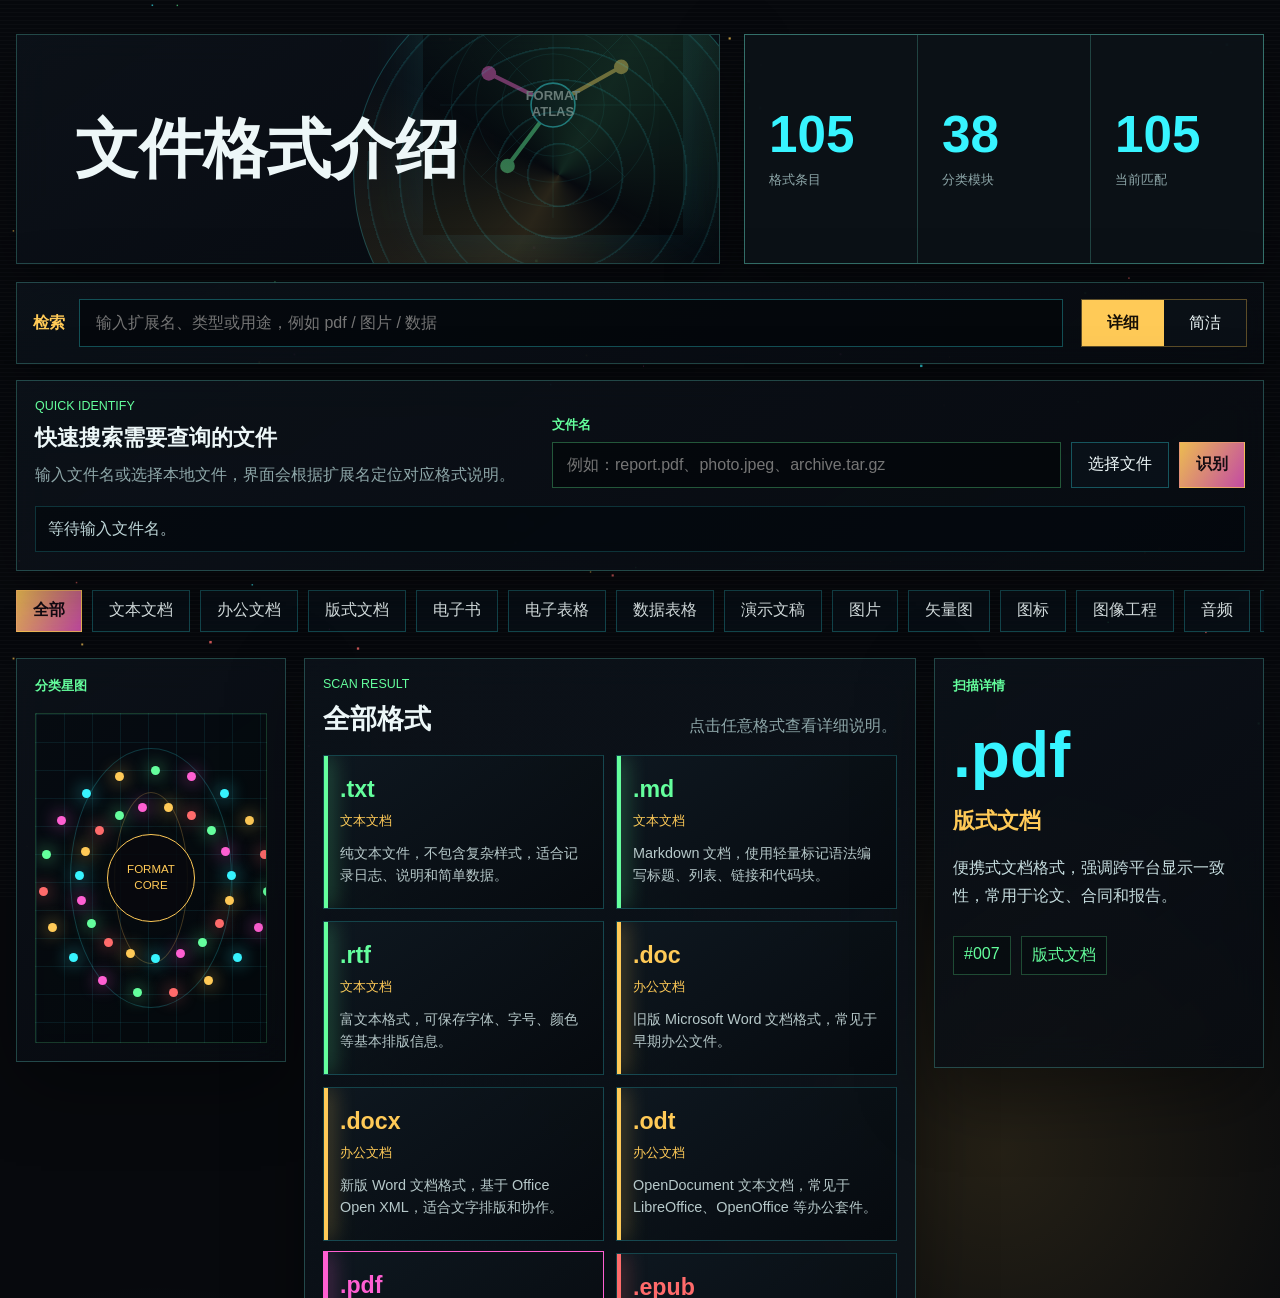
<file: index.html>
<!doctype html>
<html lang="zh-CN">
  <head>
    <meta charset="UTF-8" />
    <meta name="viewport" content="width=device-width, initial-scale=1.0" />
    <meta http-equiv="refresh" content="0; url=文件格式简要介绍/index.html" />
    <title>文件格式介绍</title>
    <style>
      body {
        margin: 0;
        min-height: 100vh;
        display: grid;
        place-items: center;
        background: #07090d;
        color: #edf7f8;
        font-family: "Segoe UI", "Microsoft YaHei", Arial, sans-serif;
      }

      a {
        color: #37f4ff;
      }
    </style>
  </head>
  <body>
    <p>正在打开文件格式介绍。若没有自动跳转，请点击 <a href="文件格式简要介绍/index.html">这里</a>。</p>
  </body>
</html>
</file>
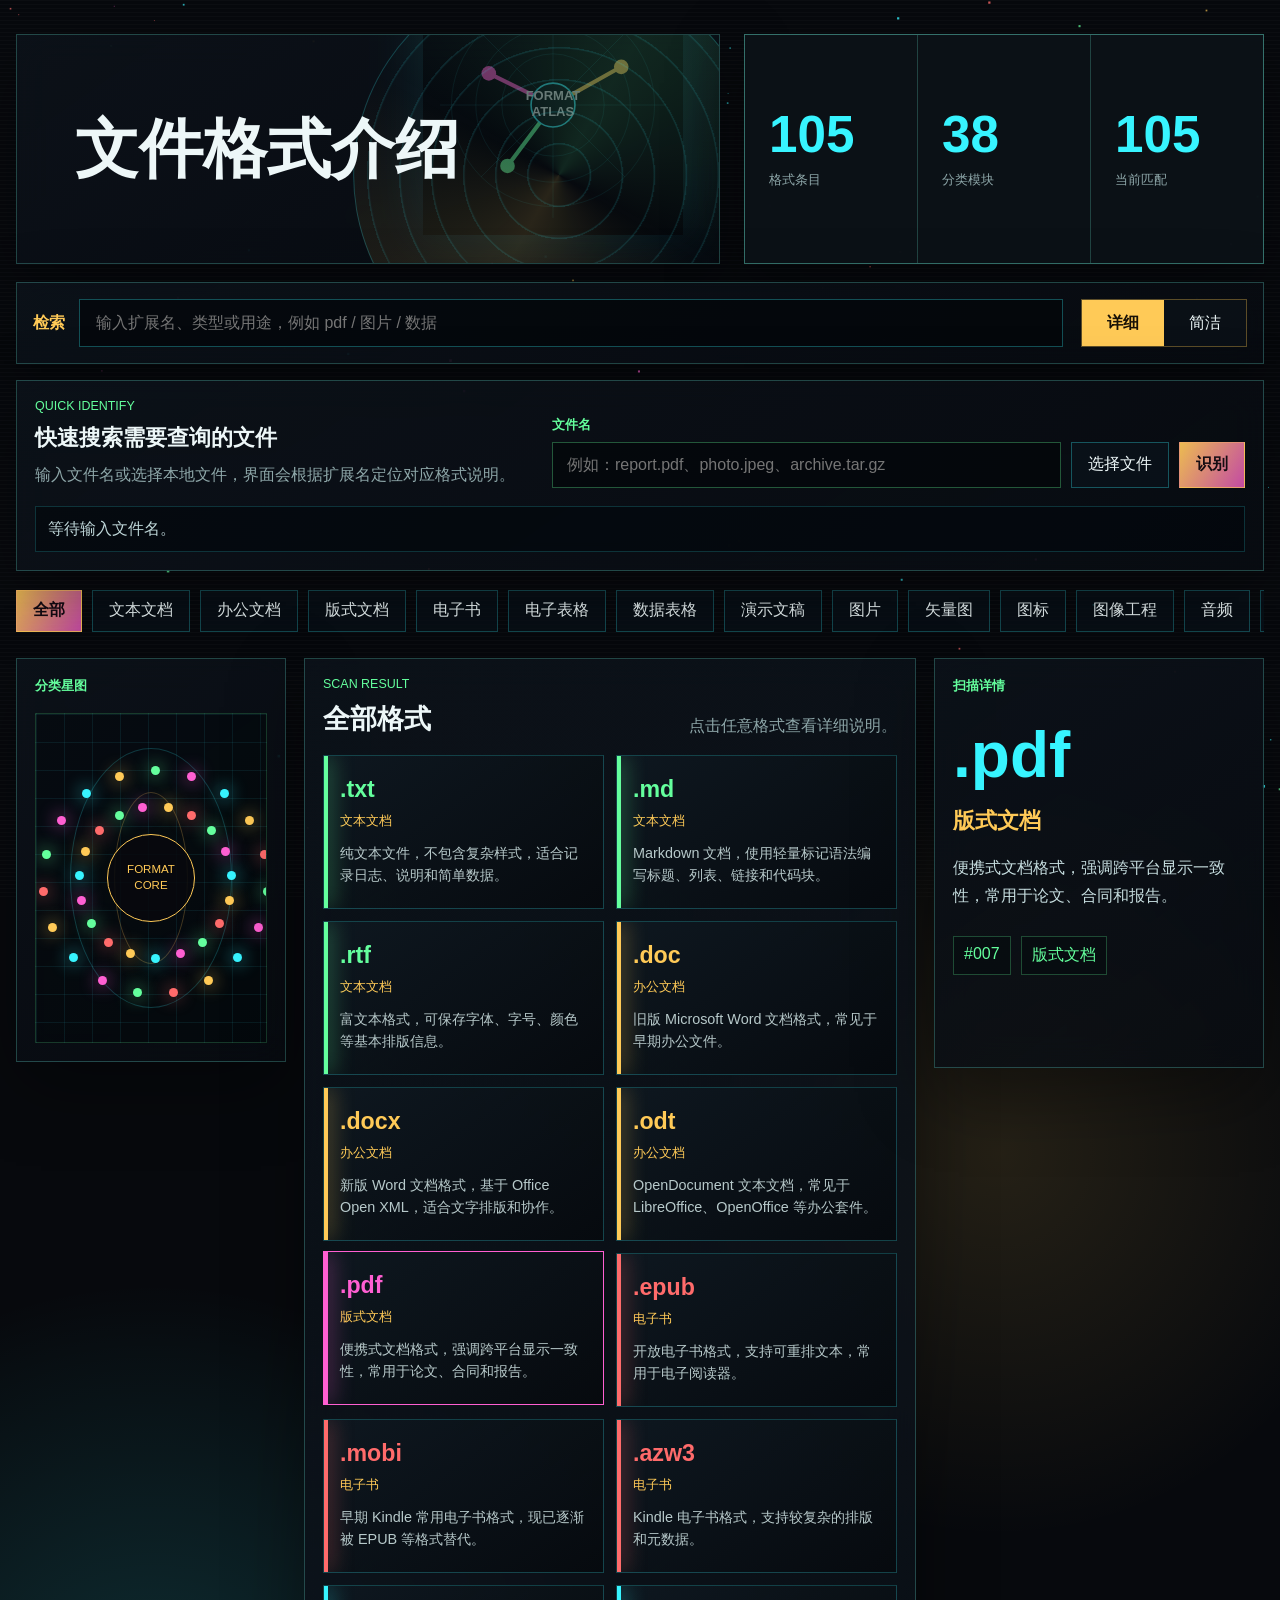
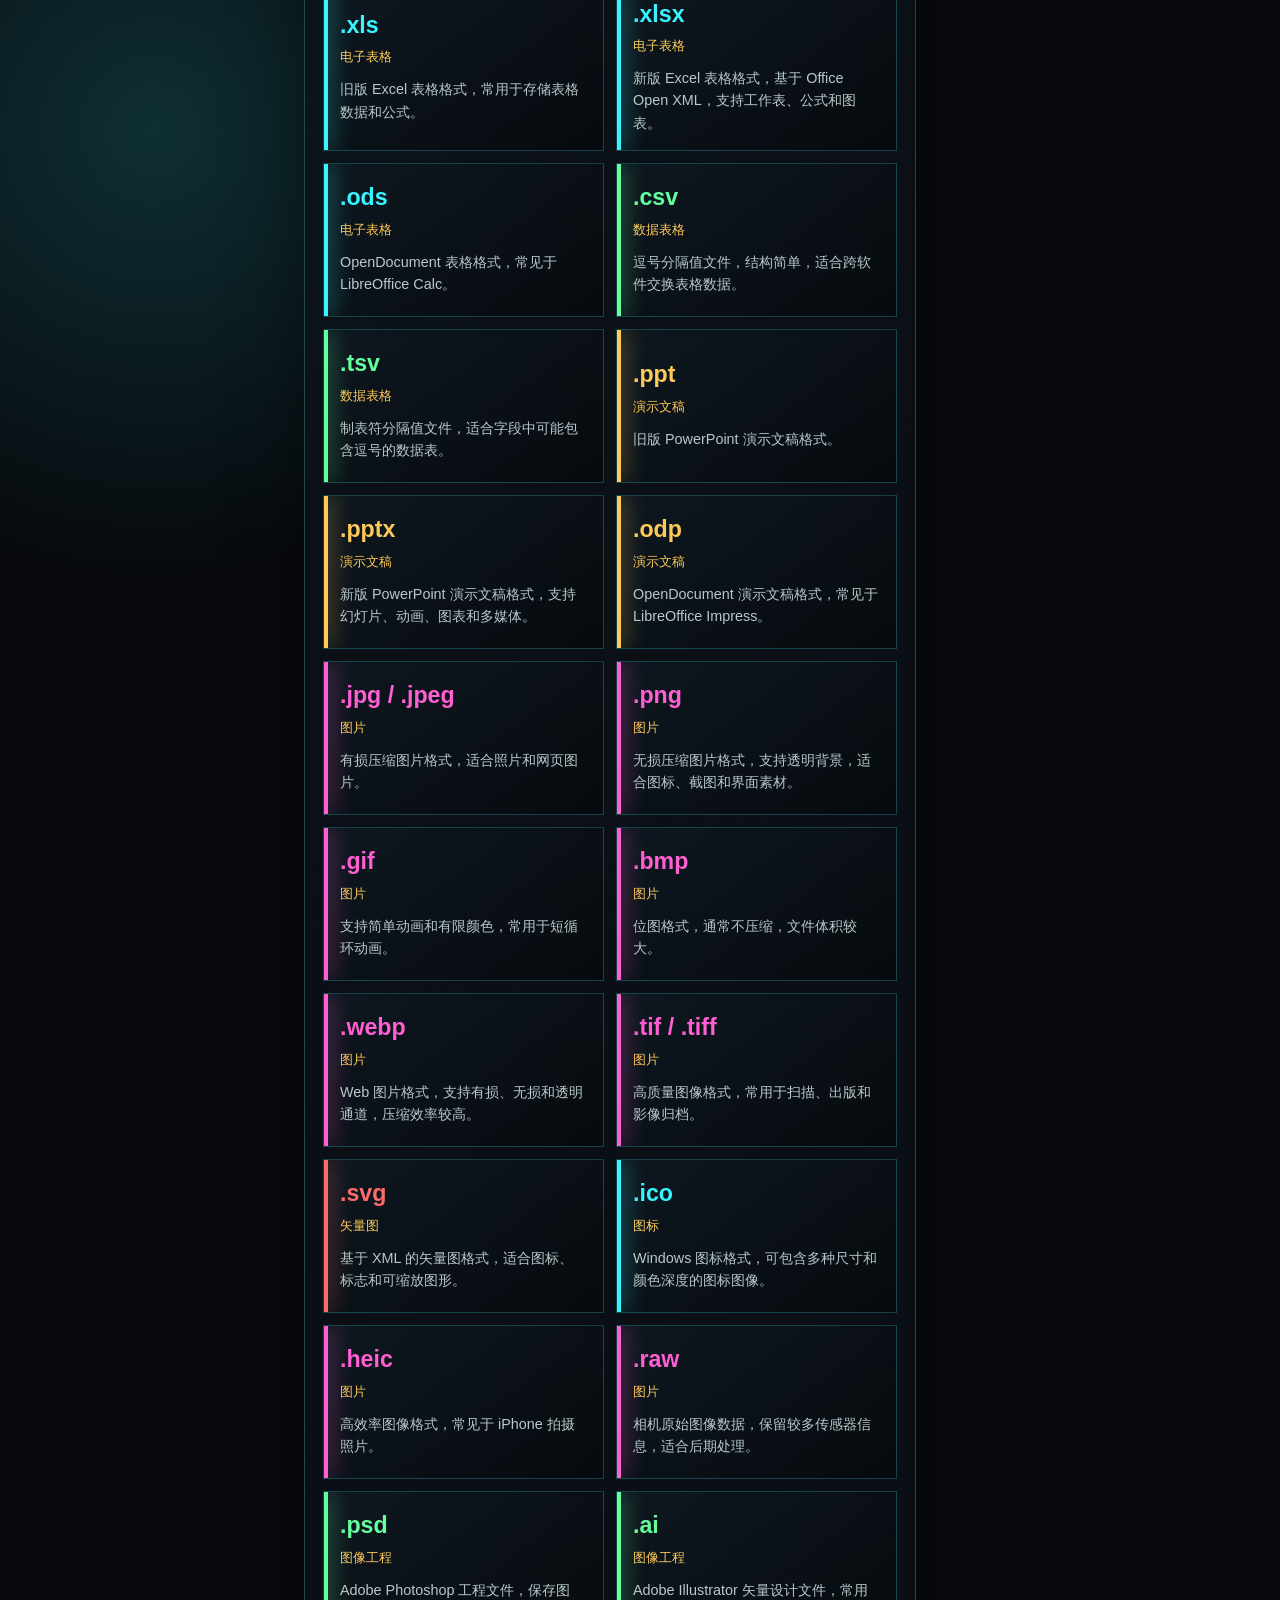
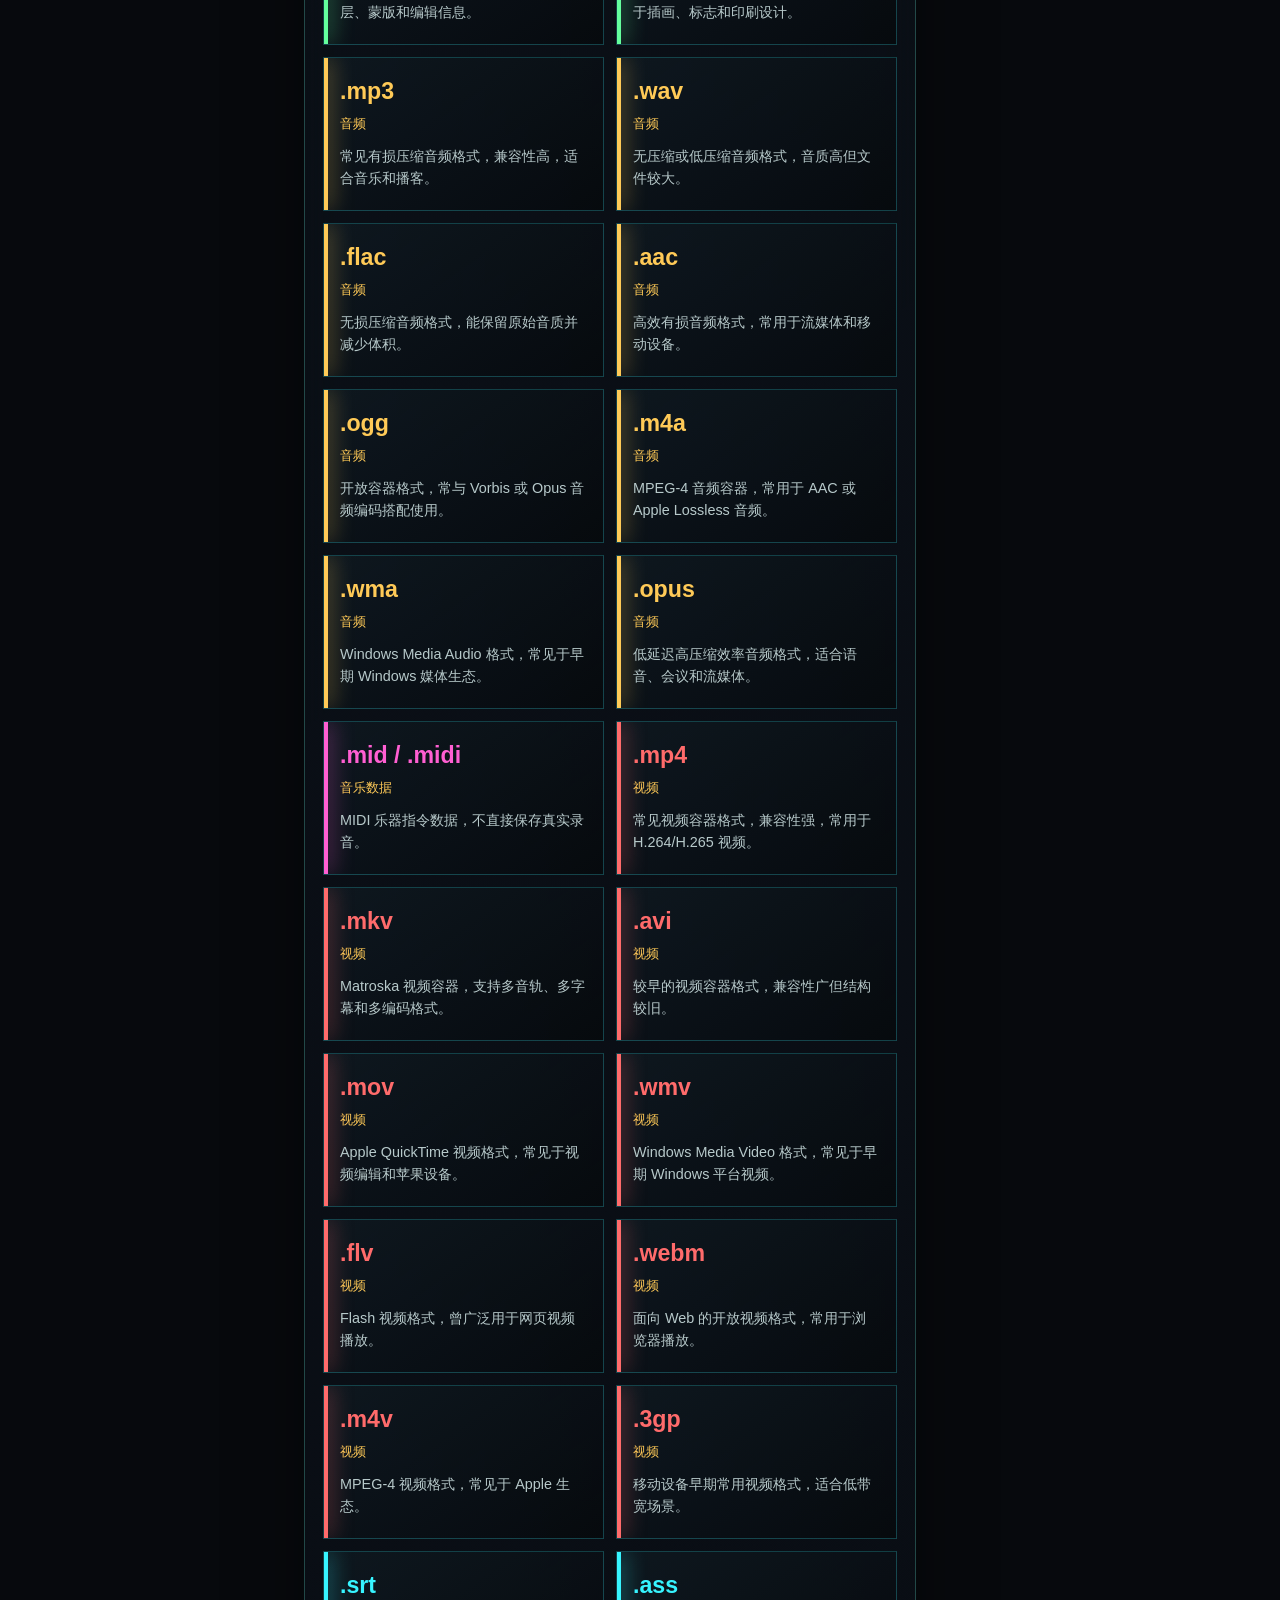
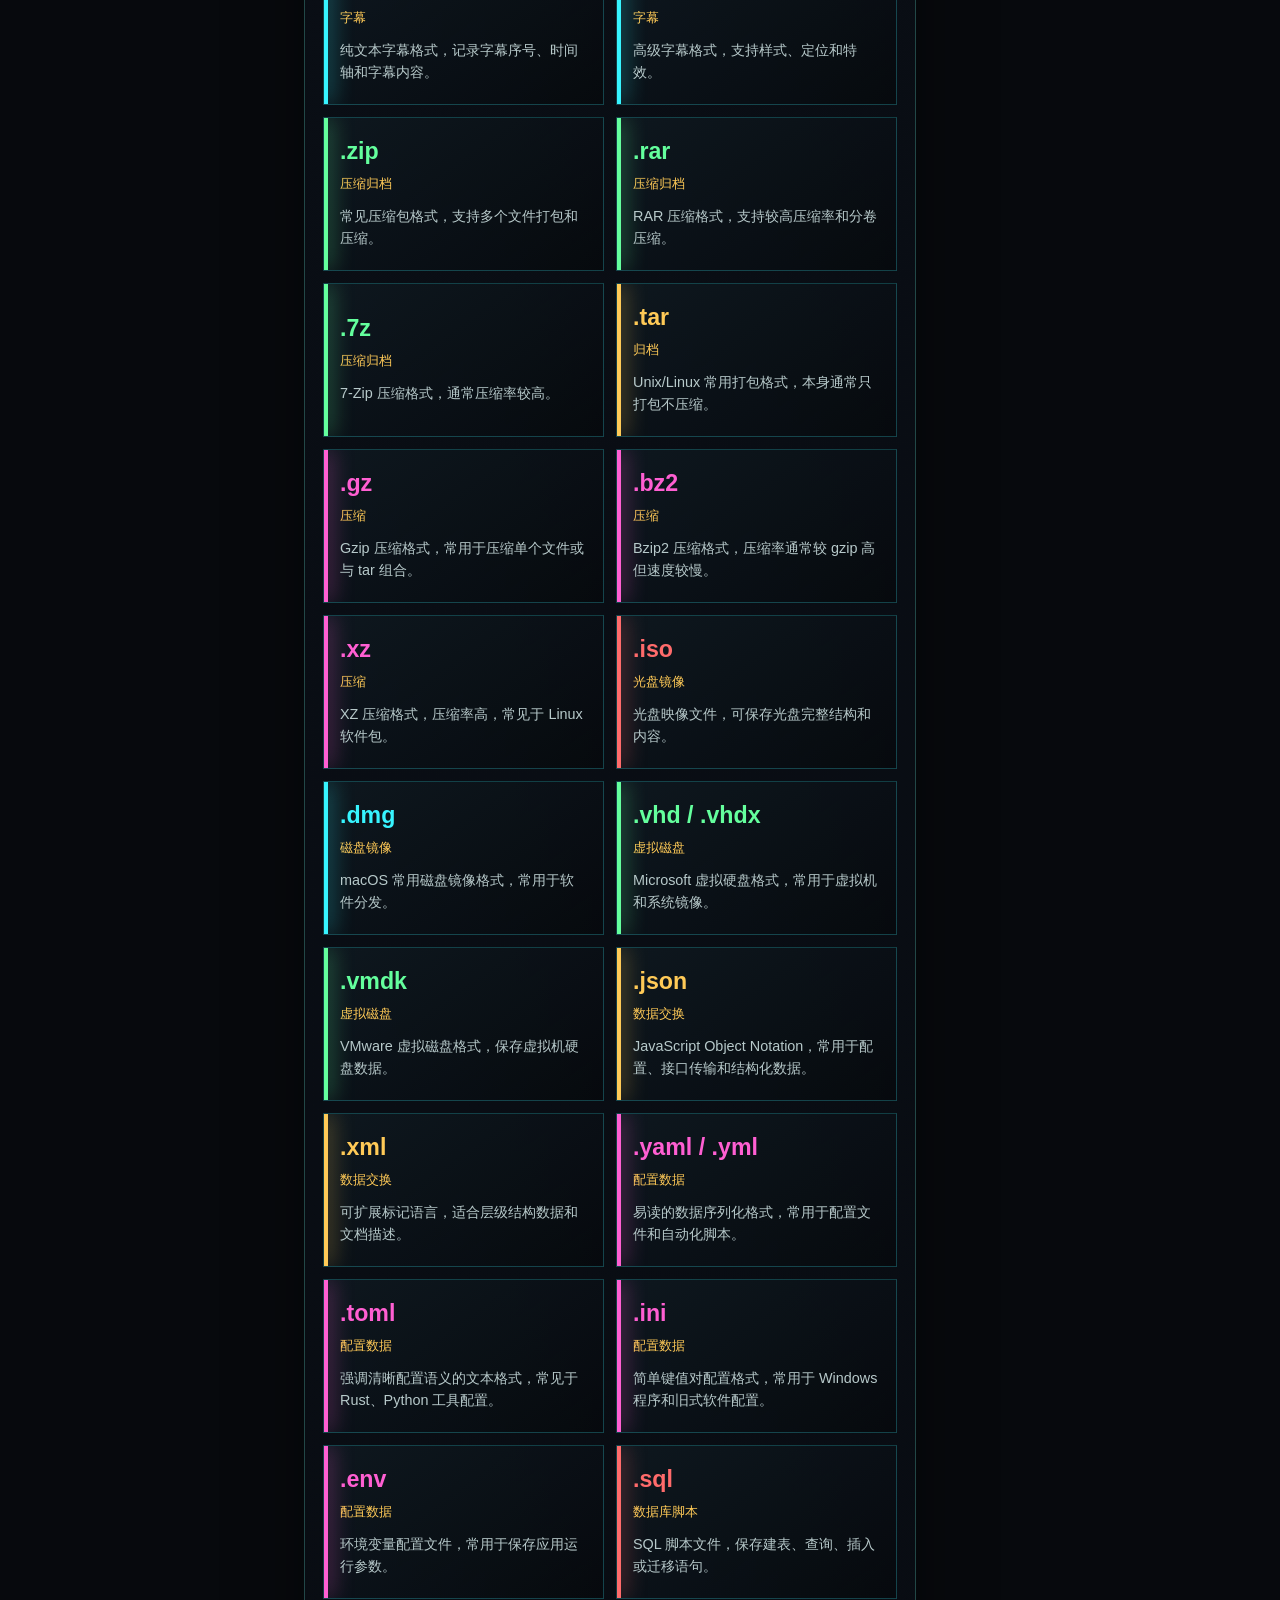
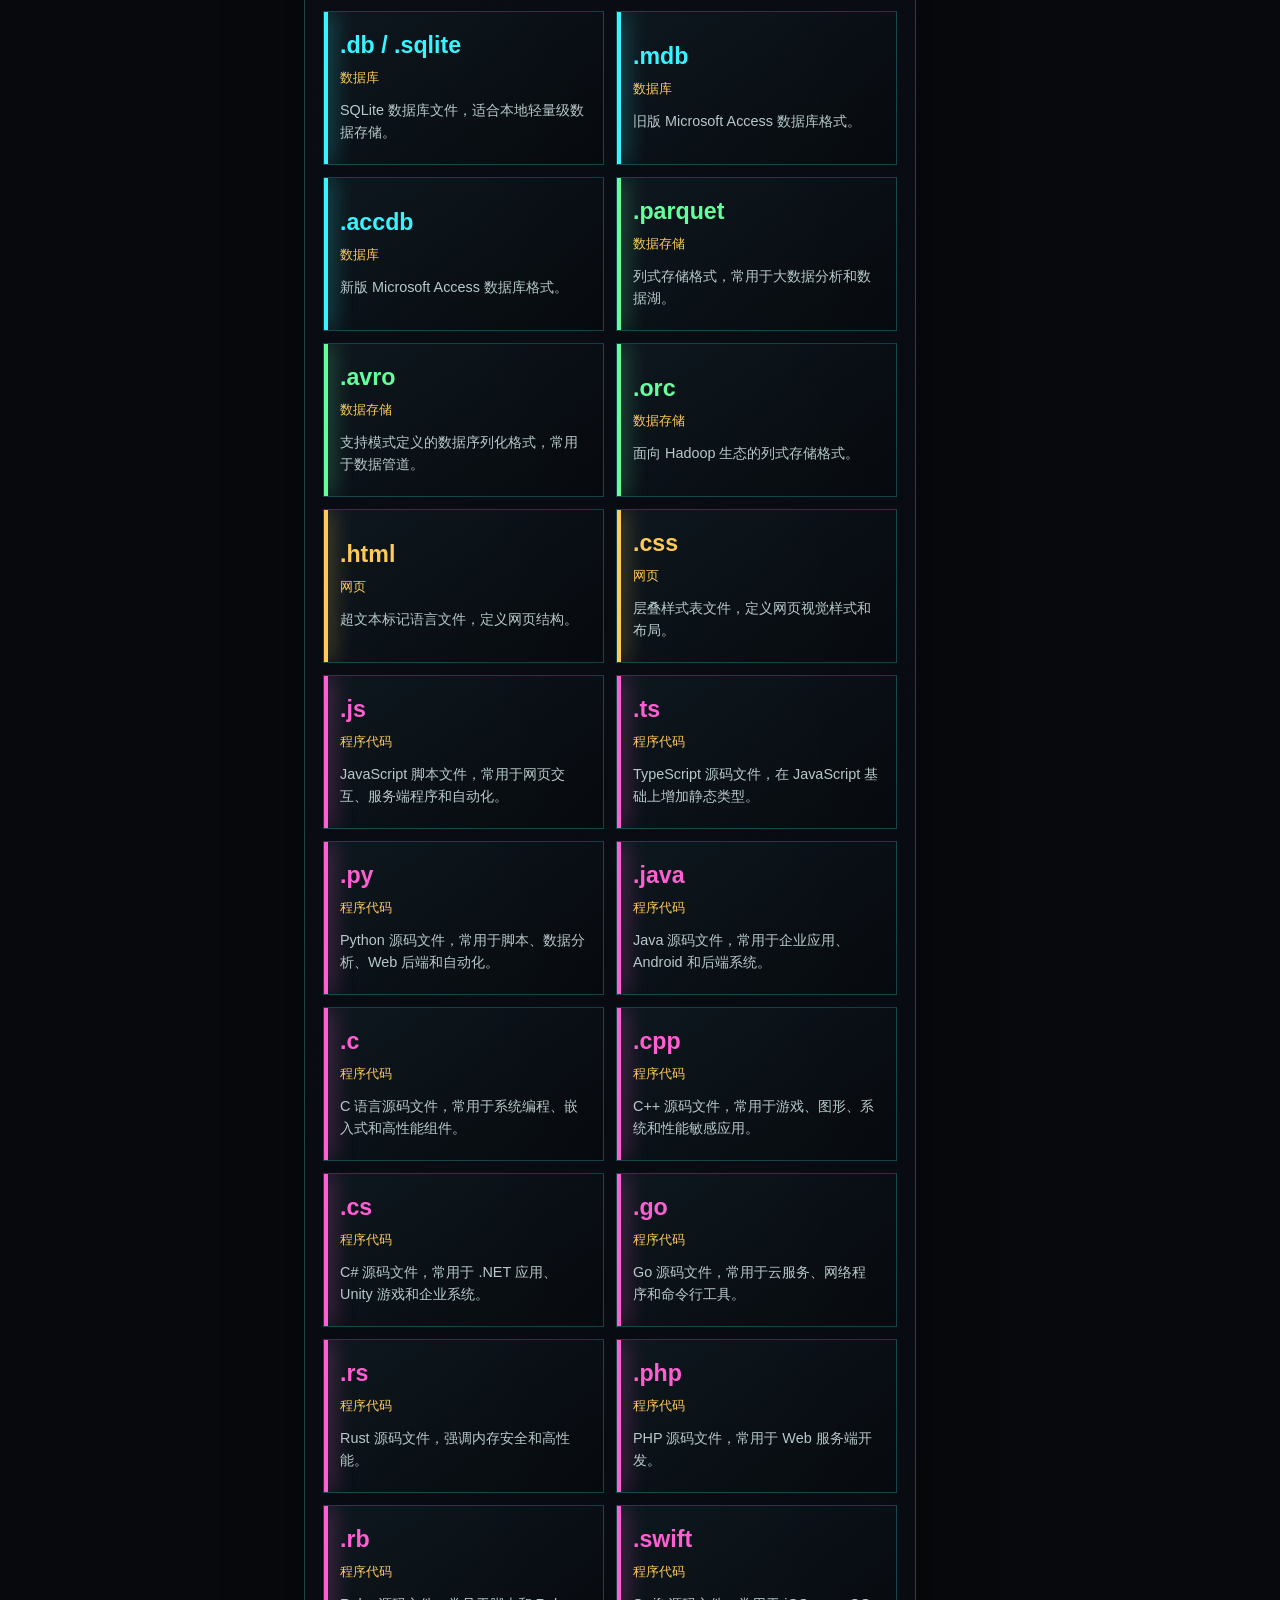
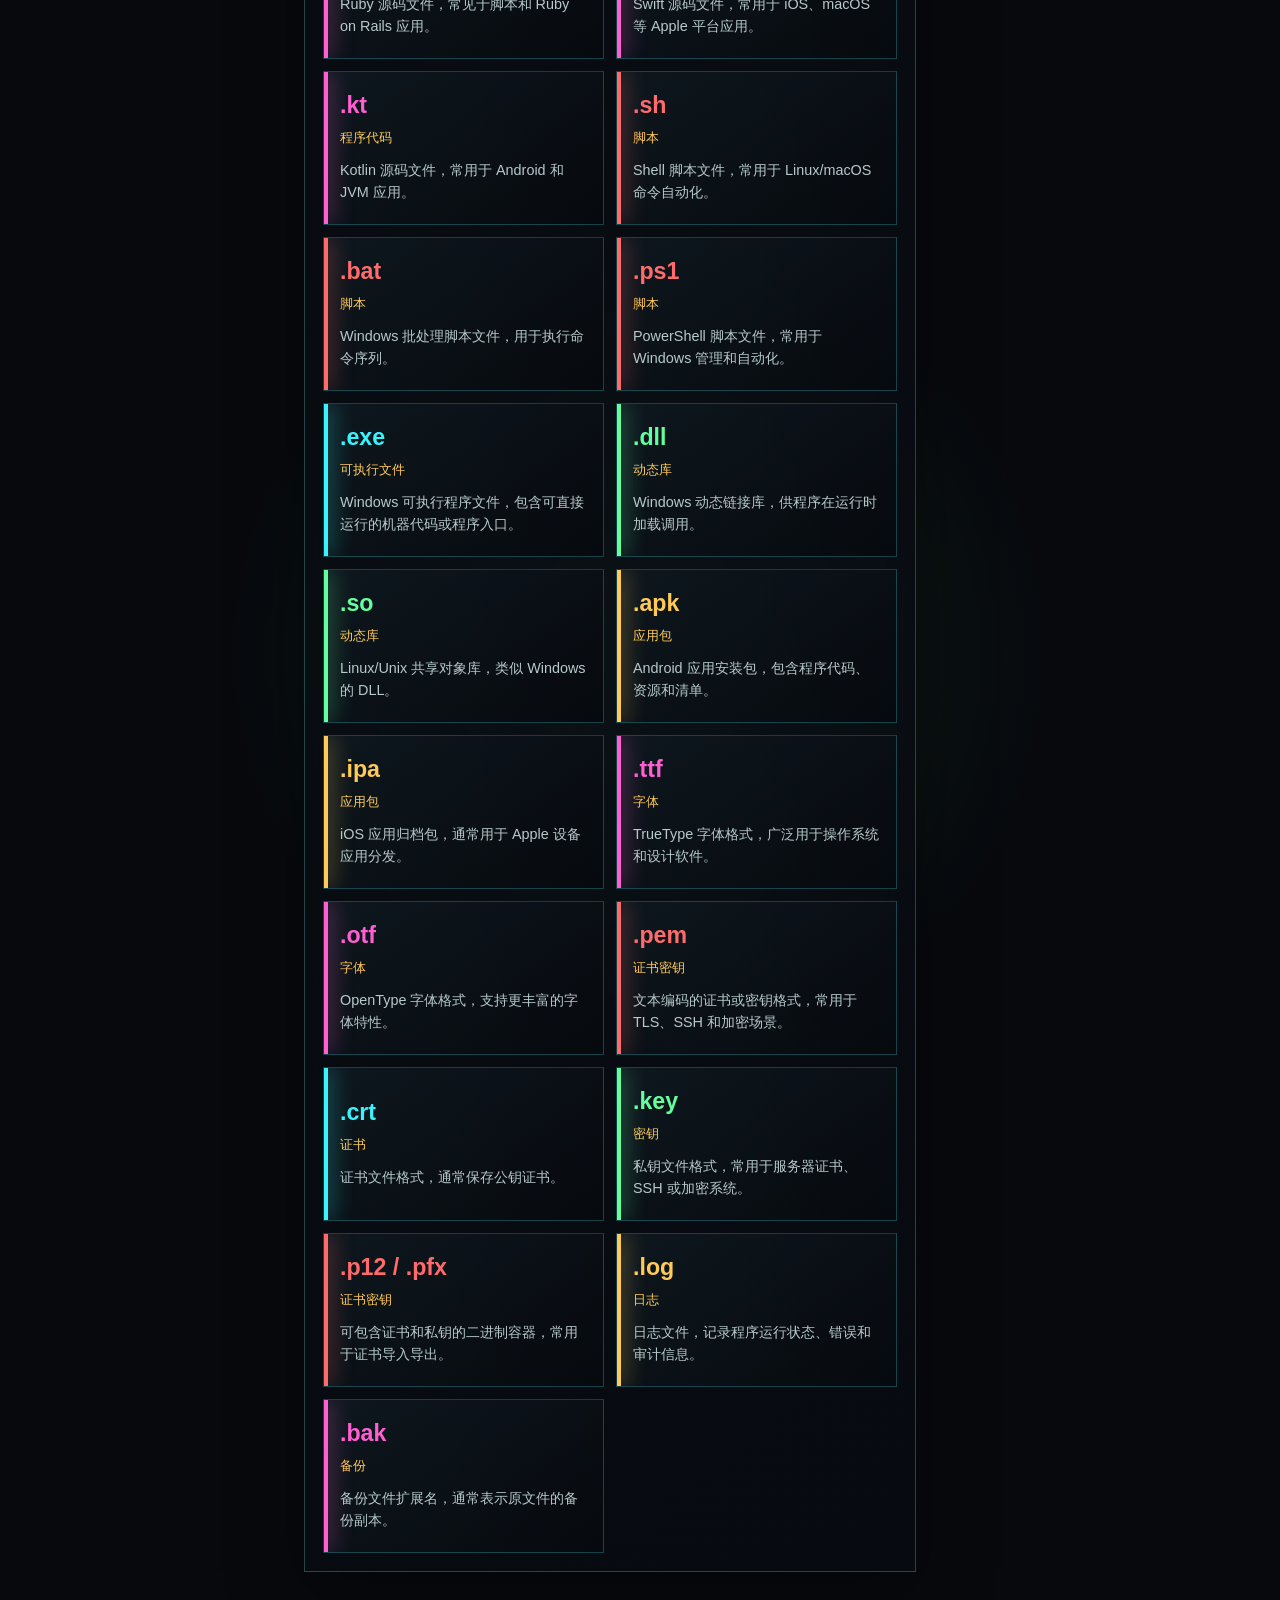
<file: 文件格式简要介绍/index.html>
<!doctype html>
<html lang="zh-CN">
  <head>
    <meta charset="UTF-8" />
    <meta name="viewport" content="width=device-width, initial-scale=1.0" />
    <title>文件格式介绍</title>
    <link rel="stylesheet" href="styles.css" />
  </head>
  <body>
    <canvas id="starfield" aria-hidden="true"></canvas>
    <div class="scanlines" aria-hidden="true"></div>

    <main class="shell">
      <header class="hero">
        <div class="hero-copy">
          <h1>文件格式介绍</h1>
          <img class="atlas-mark" src="assets/format-atlas.svg" alt="格式星图视觉标识" />
        </div>
        <section class="status-grid" aria-label="项目统计">
          <div class="status-unit">
            <span id="totalCount">105</span>
            <small>格式条目</small>
          </div>
          <div class="status-unit">
            <span id="categoryCount">0</span>
            <small>分类模块</small>
          </div>
          <div class="status-unit">
            <span id="visibleCount">105</span>
            <small>当前匹配</small>
          </div>
        </section>
      </header>

      <section class="control-bar" aria-label="筛选控制">
        <label class="search-box">
          <span>检索</span>
          <input id="searchInput" type="search" placeholder="输入扩展名、类型或用途，例如 pdf / 图片 / 数据" autocomplete="off" />
        </label>
        <div class="mode-switch" role="group" aria-label="视图模式">
          <button class="mode-button active" type="button" data-density="comfortable">详细</button>
          <button class="mode-button" type="button" data-density="compact">简洁</button>
        </div>
      </section>

      <section class="quick-panel" aria-label="快速识别文件">
        <div class="quick-copy">
          <p class="eyebrow">QUICK IDENTIFY</p>
          <h2>快速搜索需要查询的文件</h2>
          <p>输入文件名或选择本地文件，界面会根据扩展名定位对应格式说明。</p>
        </div>
        <div class="quick-tools">
          <label class="file-query">
            <span>文件名</span>
            <input id="fileNameInput" type="text" placeholder="例如：report.pdf、photo.jpeg、archive.tar.gz" autocomplete="off" />
          </label>
          <label class="file-picker">
            <input id="filePicker" type="file" />
            <span>选择文件</span>
          </label>
          <button id="quickLookupButton" class="lookup-button" type="button">识别</button>
        </div>
        <p id="quickResult" class="quick-result">等待输入文件名。</p>
      </section>

      <section class="category-strip" id="categoryStrip" aria-label="文件格式分类"></section>

      <section class="workspace">
        <aside class="signal-panel" aria-label="分类星图">
          <div class="panel-title">分类星图</div>
          <div class="orbit-map" id="orbitMap" aria-hidden="true">
            <div class="orbit-core">FORMAT<br />CORE</div>
          </div>
        </aside>

        <section class="format-zone" aria-label="文件格式列表">
          <div class="zone-head">
            <div>
              <p class="eyebrow">SCAN RESULT</p>
              <h2 id="resultTitle">全部格式</h2>
            </div>
            <p id="resultHint">点击任意格式查看详细说明。</p>
          </div>
          <div class="format-grid" id="formatGrid"></div>
        </section>

        <aside class="detail-panel" aria-live="polite" aria-label="格式详情">
          <div class="panel-title">扫描详情</div>
          <div class="detail-code" id="detailExt">.pdf</div>
          <h2 id="detailName">版式文档</h2>
          <p id="detailDesc">便携式文档格式，强调跨平台显示一致性，常用于论文、合同和报告。</p>
          <div class="detail-meta">
            <span id="detailIndex">#007</span>
            <span id="detailType">文档</span>
          </div>
        </aside>
      </section>
    </main>

    <script src="app.js"></script>
  </body>
</html>
</file>
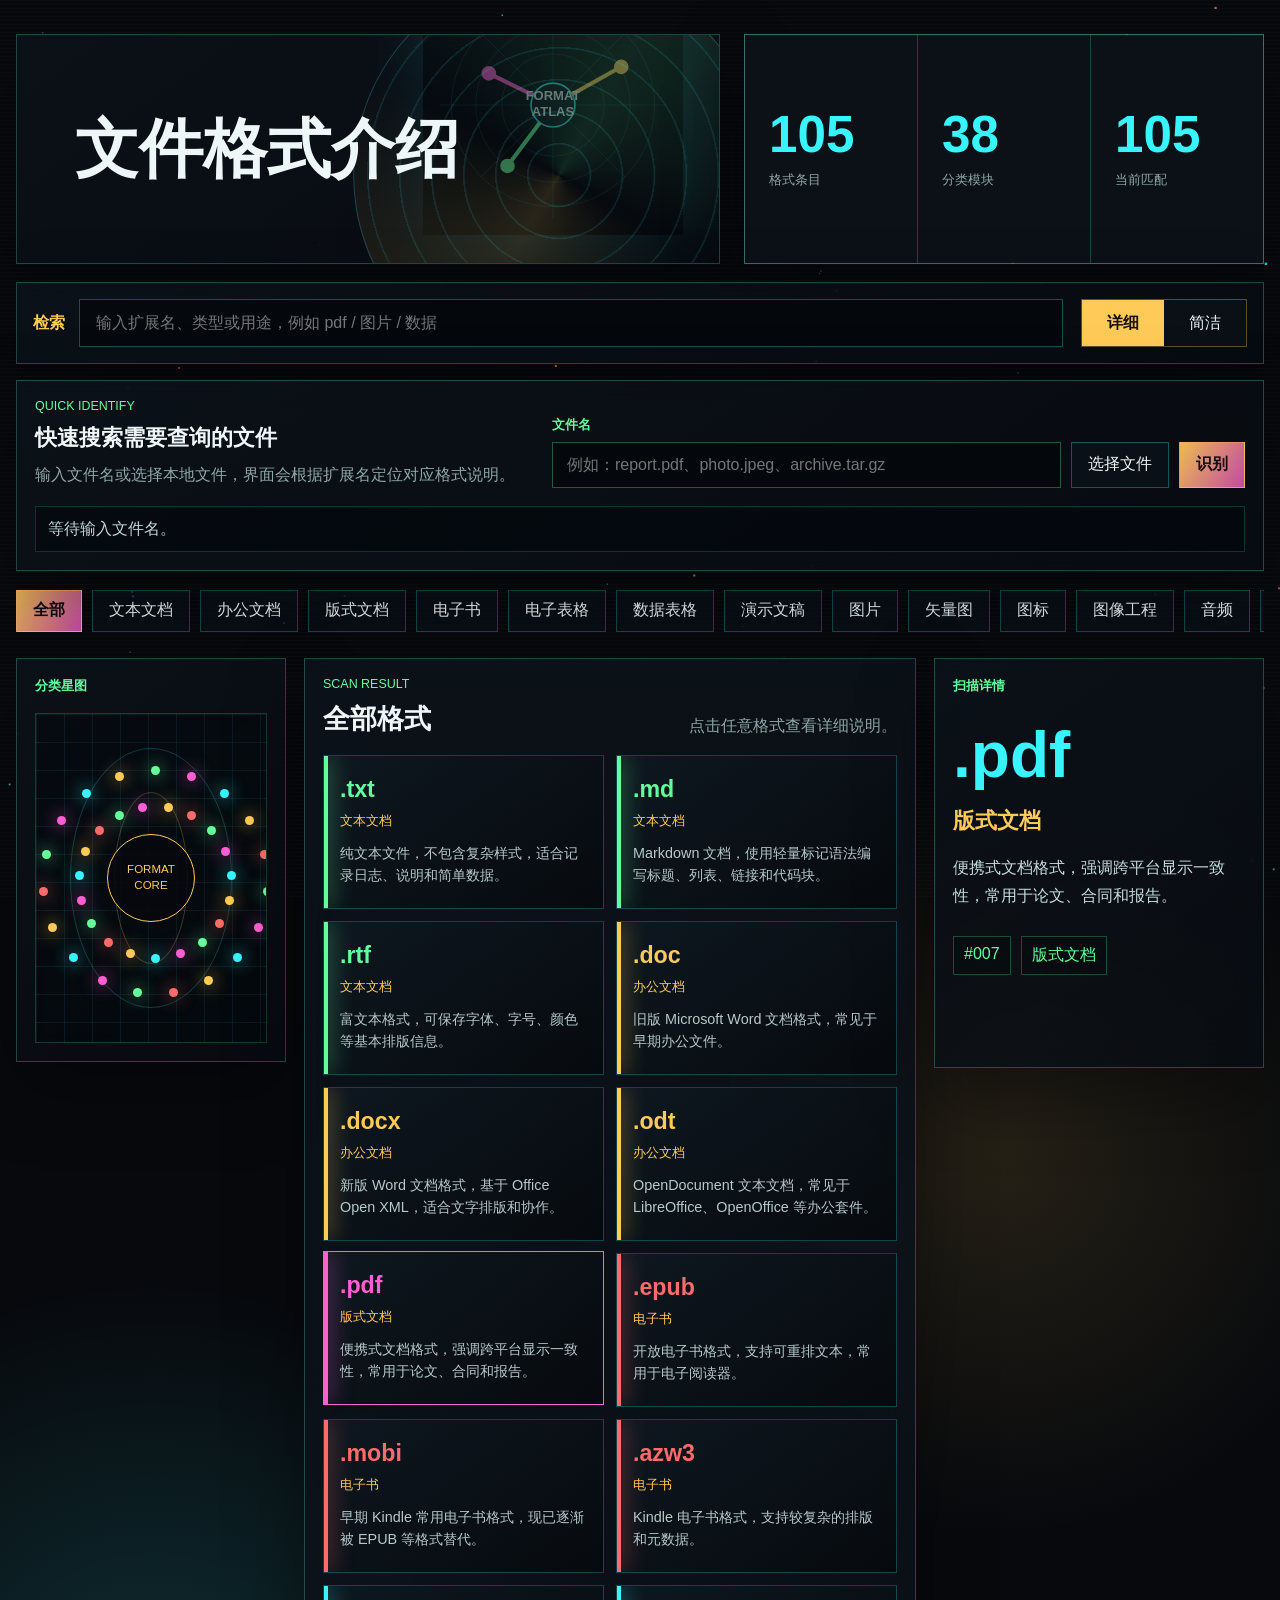
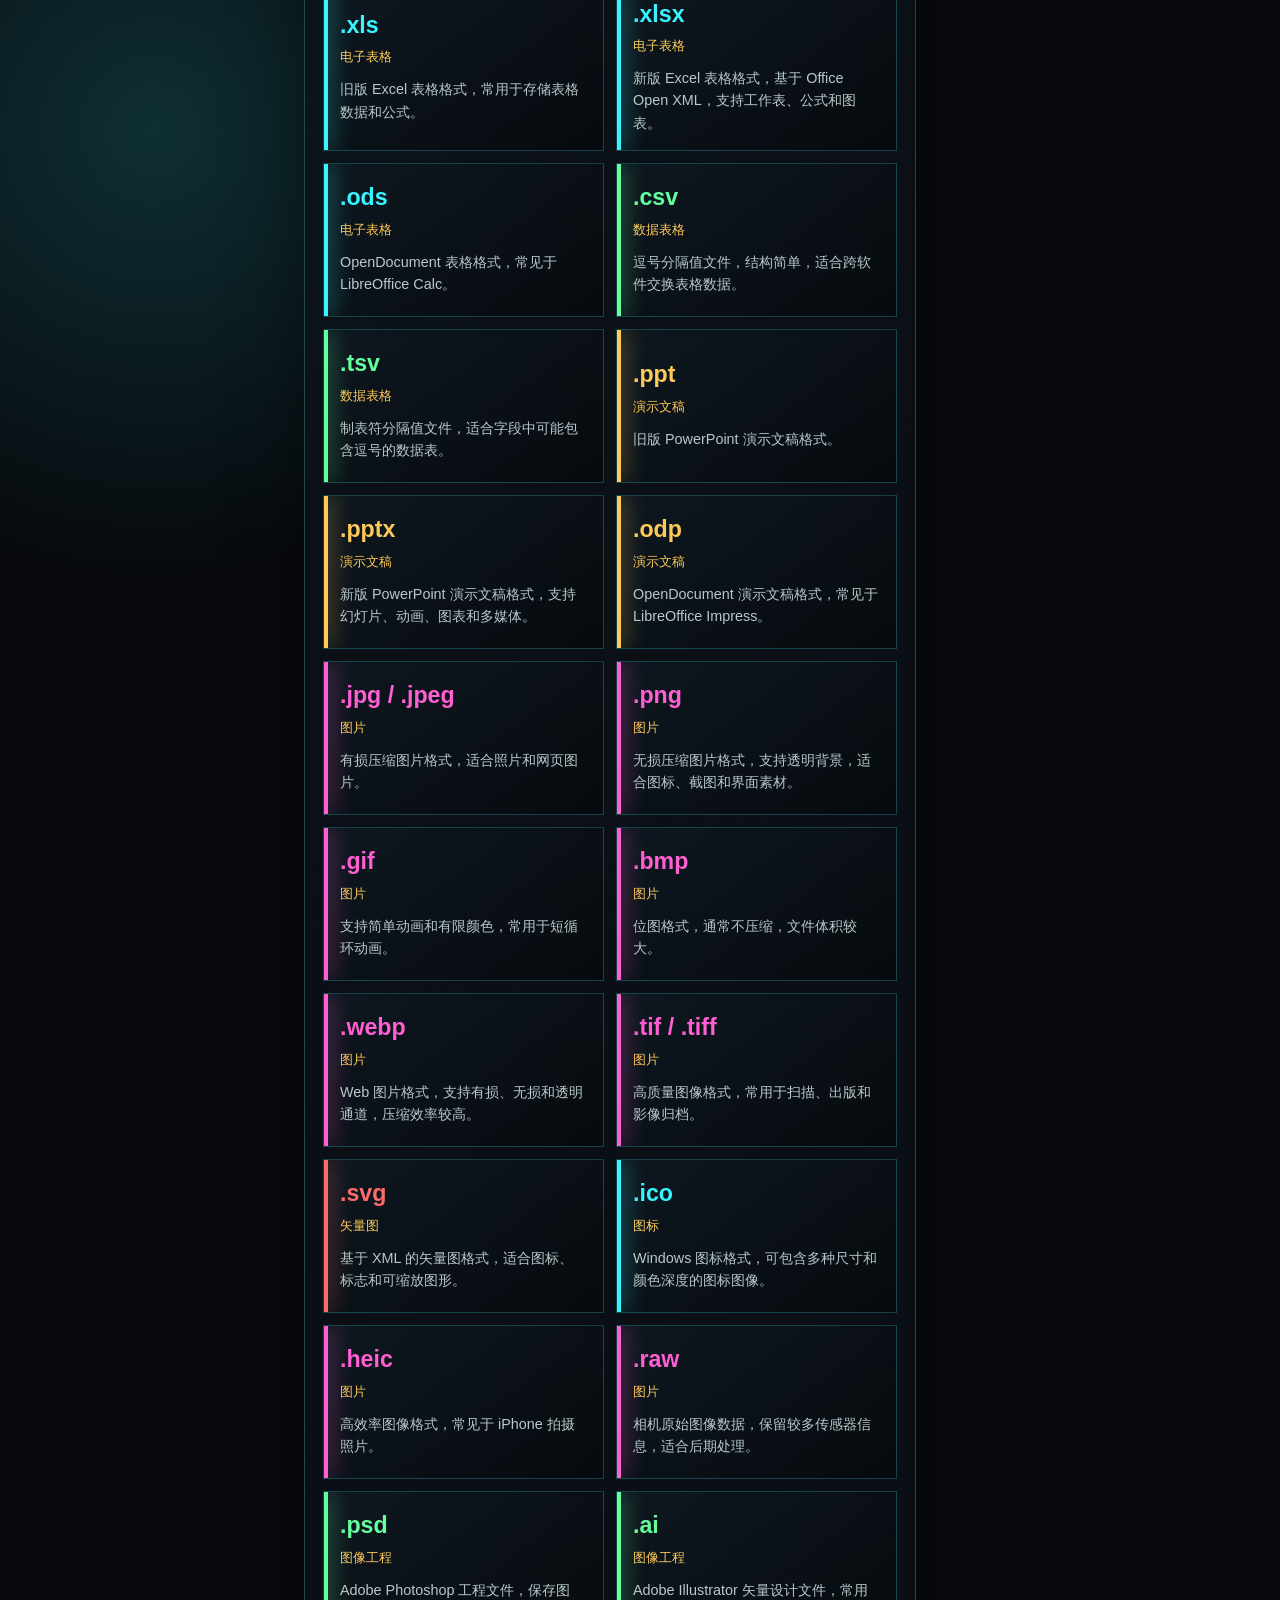
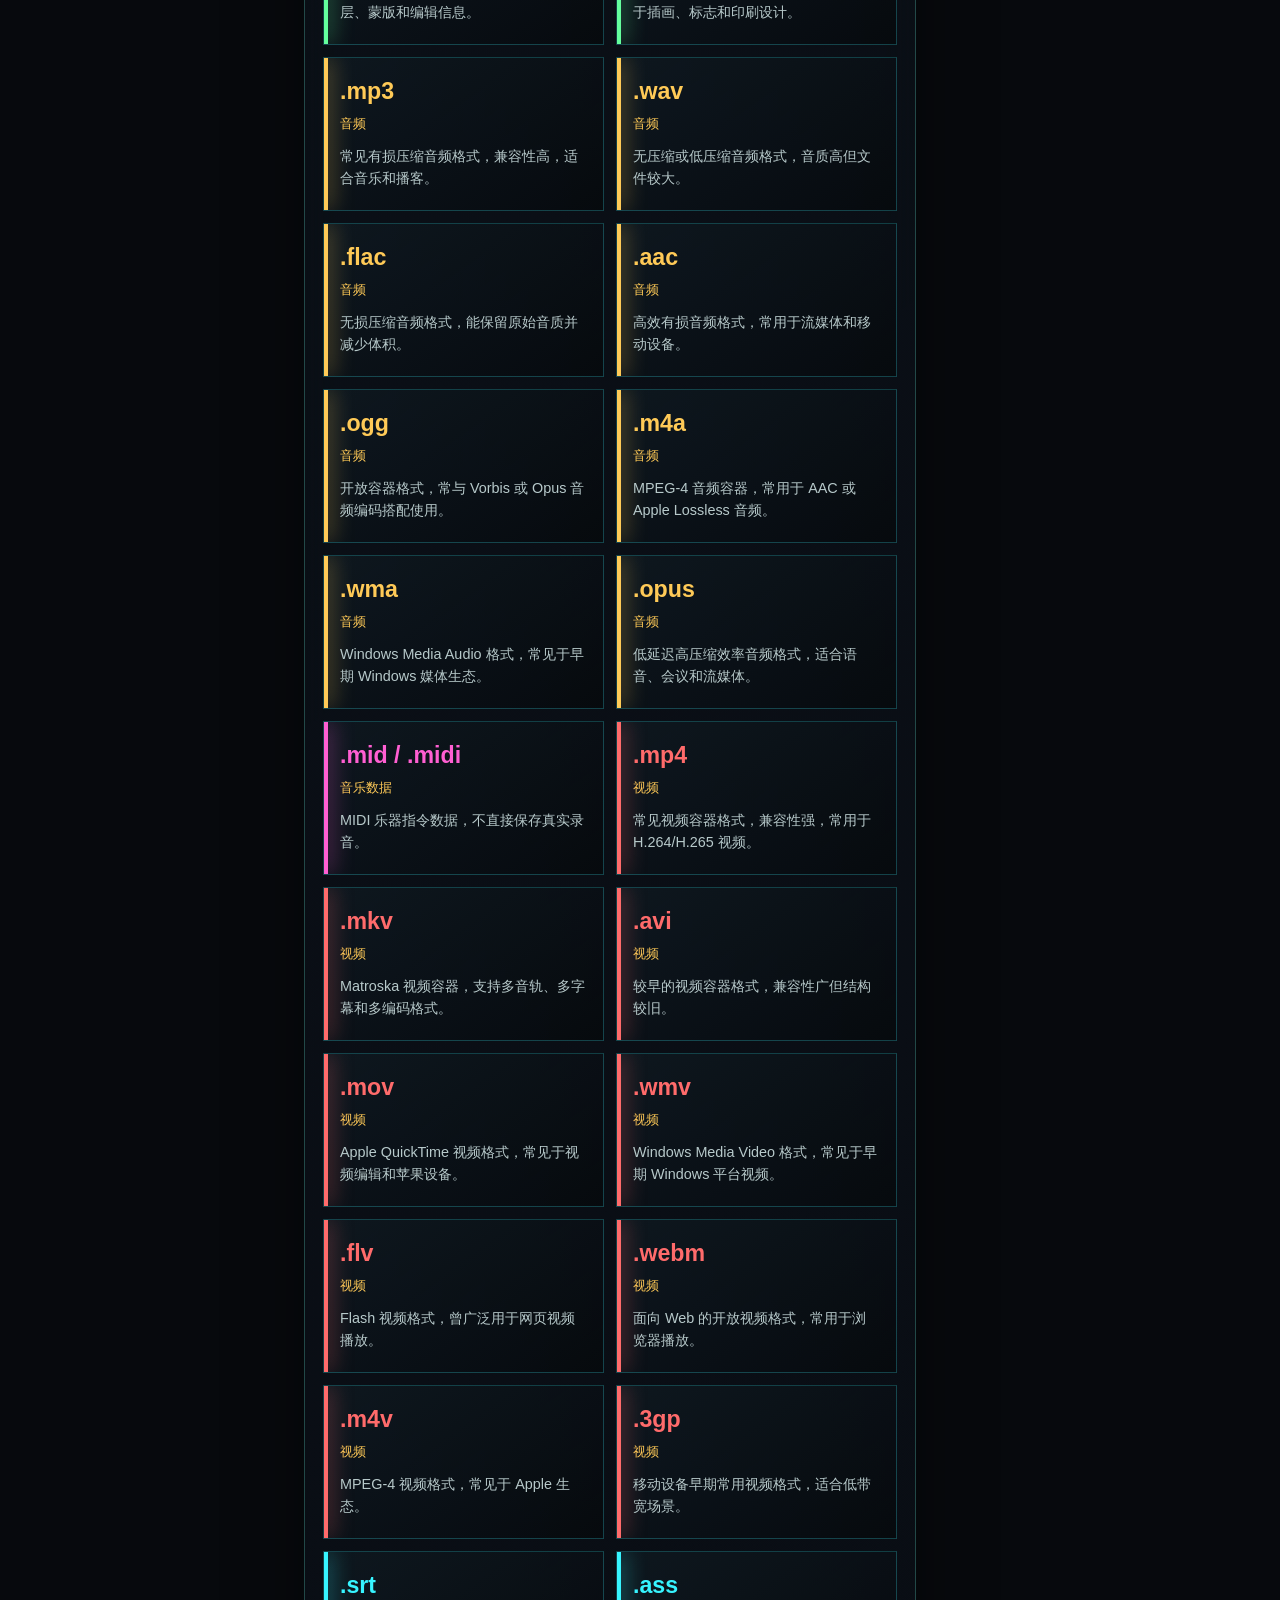
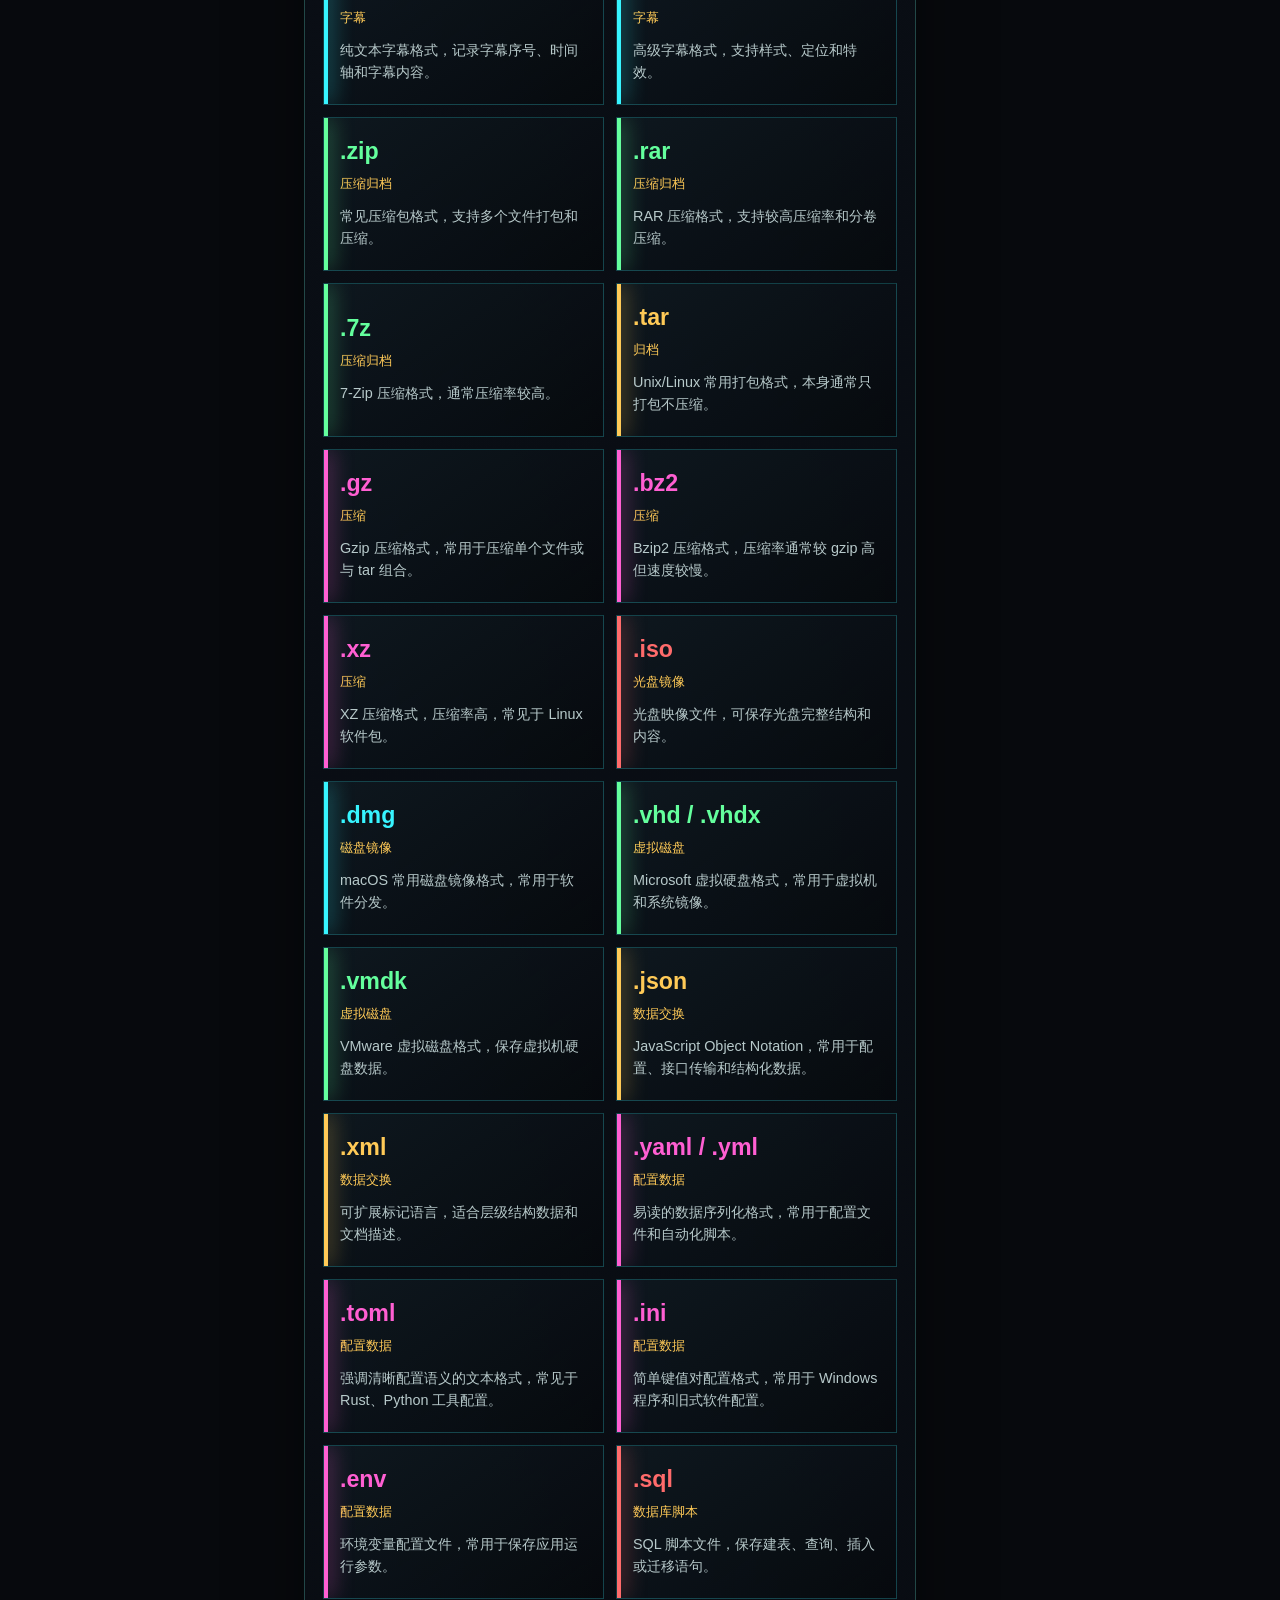
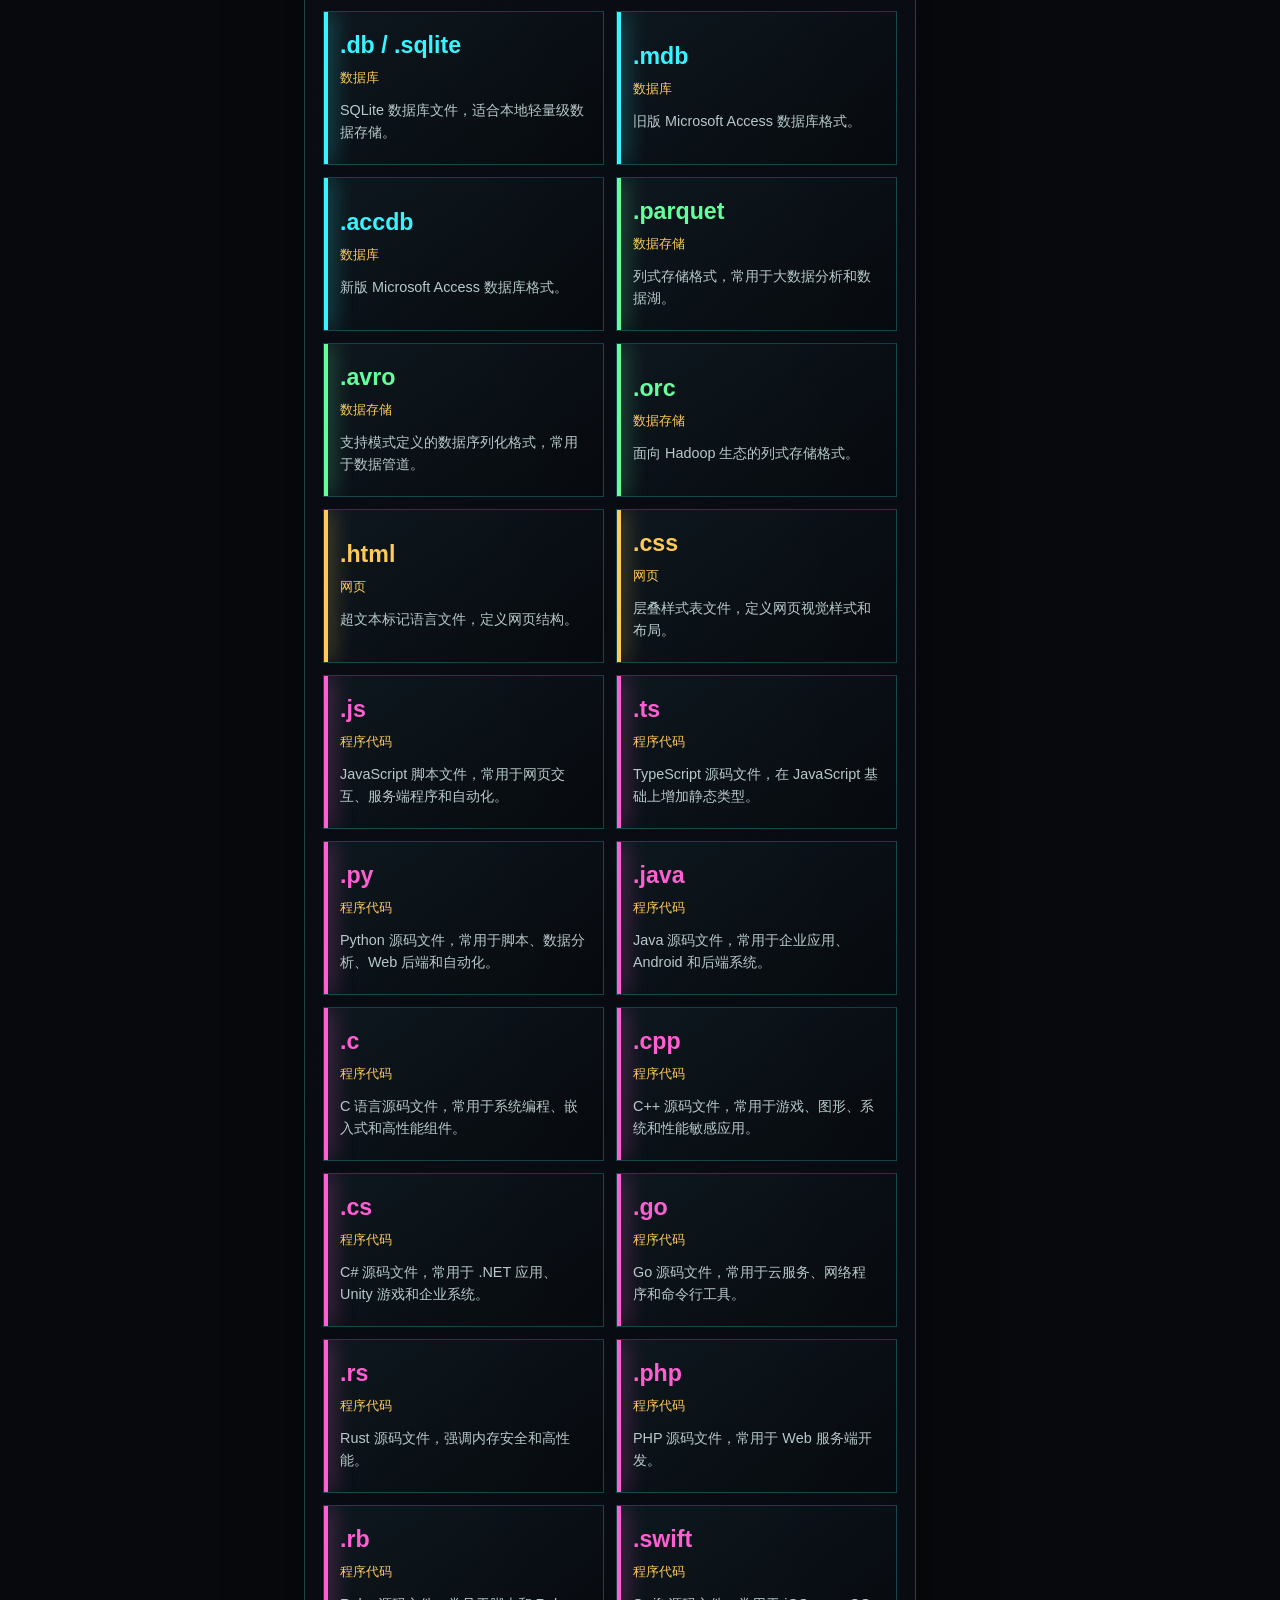
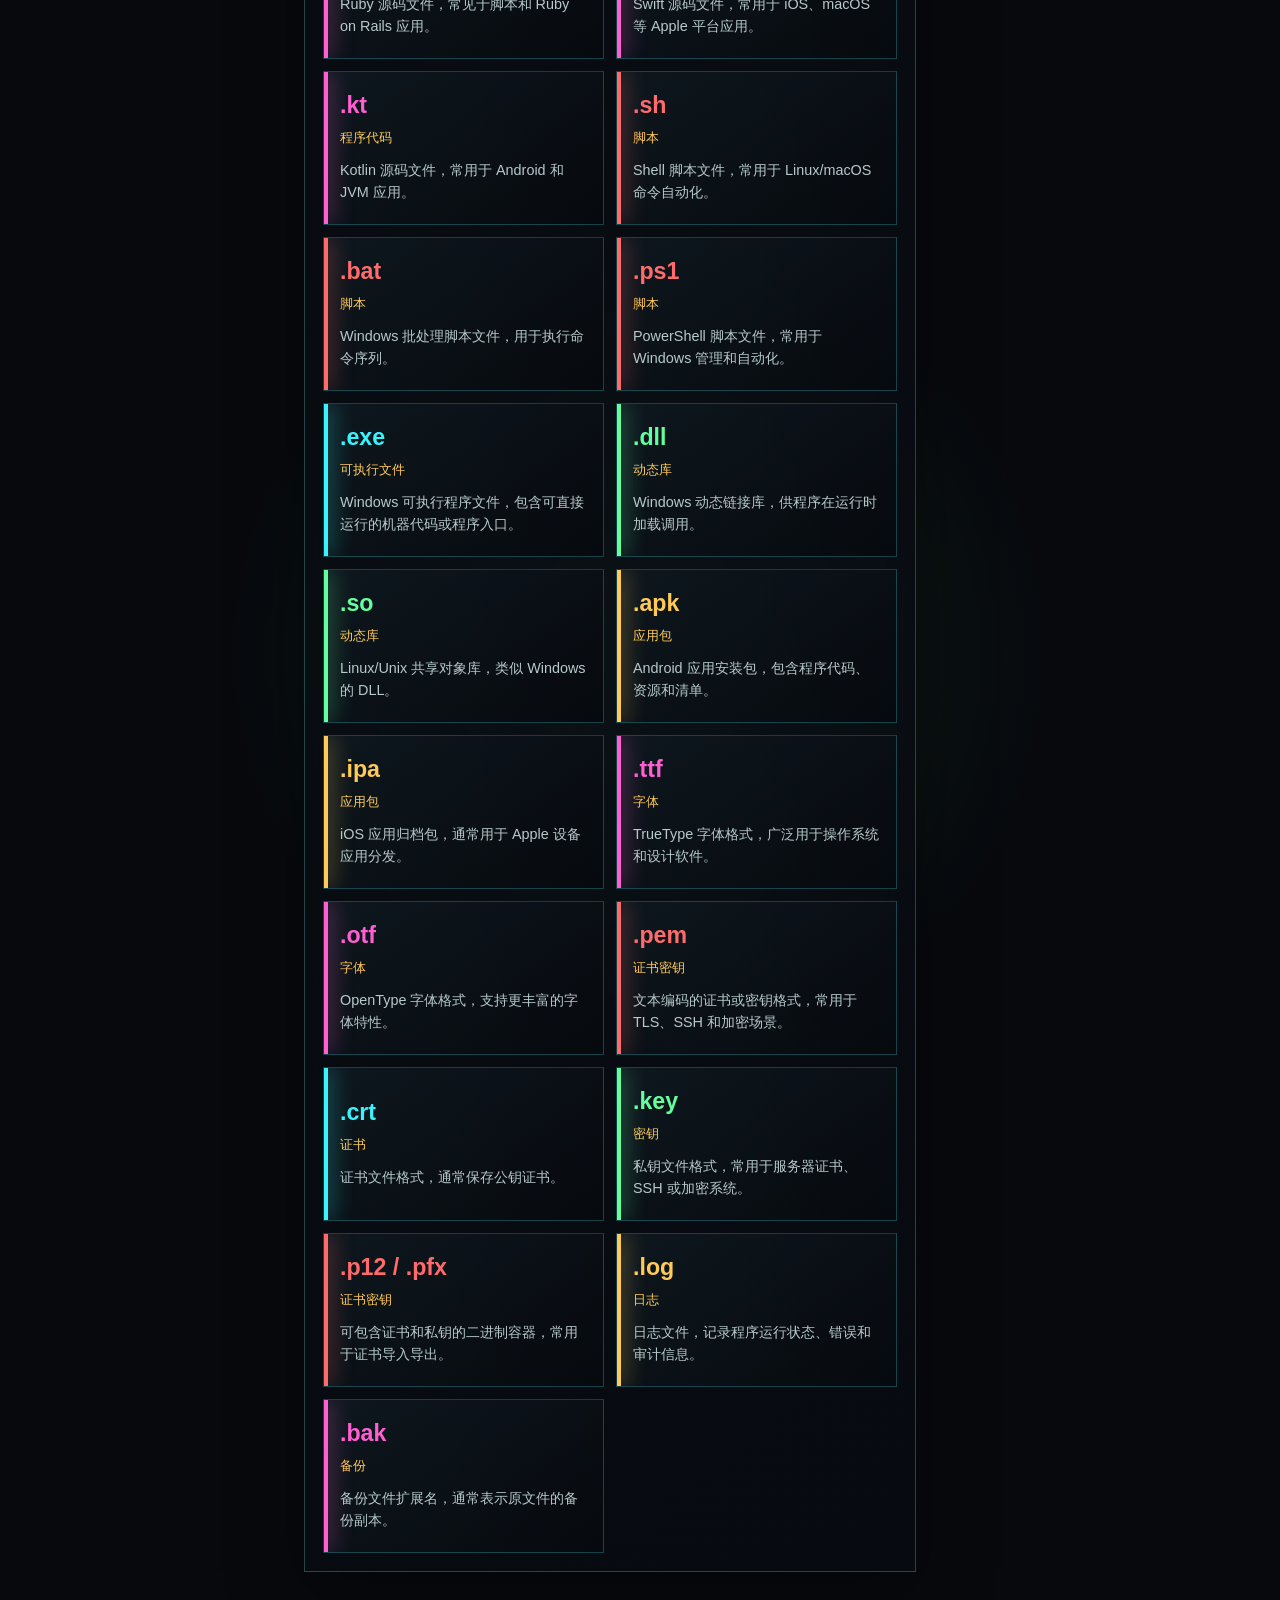
<file: 文件格式简要介绍/文件格式介绍-单文件版.html>
﻿<!doctype html>
<html lang="zh-CN">
  <head>
    <meta charset="UTF-8" />
    <meta name="viewport" content="width=device-width, initial-scale=1.0" />
    <title>文件格式介绍</title>
    <style>
:root {
  color-scheme: dark;
  --bg: #07090d;
  --panel: rgba(12, 18, 26, 0.78);
  --panel-strong: rgba(17, 25, 35, 0.94);
  --line: rgba(112, 255, 235, 0.24);
  --line-hot: rgba(255, 202, 87, 0.72);
  --text: #edf7f8;
  --muted: #8ea7a9;
  --cyan: #37f4ff;
  --green: #64ff9d;
  --amber: #ffca57;
  --magenta: #ff5fd2;
  --red: #ff6b6b;
  --shadow: 0 24px 70px rgba(0, 0, 0, 0.36);
}

* {
  box-sizing: border-box;
}

body {
  margin: 0;
  min-height: 100vh;
  overflow-x: hidden;
  background:
    radial-gradient(circle at 12% 18%, rgba(55, 244, 255, 0.16), transparent 28rem),
    radial-gradient(circle at 78% 12%, rgba(255, 202, 87, 0.12), transparent 24rem),
    radial-gradient(circle at 50% 90%, rgba(100, 255, 157, 0.1), transparent 26rem),
    var(--bg);
  color: var(--text);
  font-family: "Segoe UI", "Microsoft YaHei", Arial, sans-serif;
}

button,
input {
  font: inherit;
}

#starfield,
.scanlines {
  position: fixed;
  inset: 0;
  pointer-events: none;
}

#starfield {
  z-index: 0;
}

.scanlines {
  z-index: 1;
  opacity: 0.22;
  background-image: linear-gradient(rgba(255, 255, 255, 0.08) 1px, transparent 1px);
  background-size: 100% 4px;
  mix-blend-mode: screen;
}

.shell {
  position: relative;
  z-index: 2;
  width: min(1480px, calc(100% - 32px));
  margin: 0 auto;
  padding: 34px 0 42px;
}

.hero {
  display: grid;
  grid-template-columns: minmax(0, 1fr) minmax(320px, 520px);
  gap: 24px;
  align-items: stretch;
  min-height: 230px;
}

.hero-copy,
.status-grid,
.control-bar,
.quick-panel,
.signal-panel,
.format-zone,
.detail-panel {
  border: 1px solid var(--line);
  background: linear-gradient(145deg, rgba(12, 18, 26, 0.88), rgba(8, 12, 18, 0.76));
  box-shadow: var(--shadow);
  backdrop-filter: blur(18px);
}

.hero-copy {
  position: relative;
  display: flex;
  flex-direction: column;
  justify-content: center;
  min-height: 230px;
  padding: clamp(28px, 5vw, 58px);
  overflow: hidden;
}

.hero-copy::after {
  content: "";
  position: absolute;
  right: 28px;
  bottom: 22px;
  width: min(42vw, 410px);
  aspect-ratio: 1;
  border: 1px solid rgba(55, 244, 255, 0.22);
  border-radius: 50%;
  background:
    repeating-radial-gradient(circle, transparent 0 30px, rgba(55, 244, 255, 0.12) 31px 32px),
    conic-gradient(from 120deg, transparent, rgba(255, 202, 87, 0.14), transparent, rgba(100, 255, 157, 0.12), transparent);
  transform: translate(18%, 34%);
}

.eyebrow {
  margin: 0 0 10px;
  color: var(--green);
  font-size: 0.78rem;
  letter-spacing: 0;
  text-transform: uppercase;
}

h1,
h2,
p {
  position: relative;
  z-index: 1;
}

h1 {
  margin: 0;
  max-width: 780px;
  font-size: clamp(2.45rem, 5vw, 5.4rem);
  line-height: 1;
  letter-spacing: 0;
}

.subtitle {
  max-width: 640px;
  margin: 22px 0 0;
  color: #bfd7d9;
  font-size: 1.05rem;
  line-height: 1.7;
}

.atlas-mark {
  position: absolute;
  right: 36px;
  bottom: 28px;
  z-index: 0;
  width: min(32vw, 260px);
  max-width: 48%;
  opacity: 0.42;
  filter: drop-shadow(0 0 32px rgba(55, 244, 255, 0.26));
}

.status-grid {
  display: grid;
  grid-template-columns: repeat(3, minmax(0, 1fr));
  gap: 1px;
  background: var(--line);
}

.status-unit {
  display: flex;
  flex-direction: column;
  justify-content: center;
  min-height: 120px;
  padding: 24px;
  background: rgba(10, 14, 20, 0.92);
}

.status-unit span {
  color: var(--cyan);
  font-size: clamp(2rem, 4vw, 4.2rem);
  line-height: 1;
  font-weight: 800;
}

.status-unit small {
  margin-top: 10px;
  color: var(--muted);
}

.control-bar {
  display: grid;
  grid-template-columns: minmax(0, 1fr) auto;
  gap: 18px;
  align-items: center;
  margin-top: 18px;
  padding: 16px;
}

.quick-panel {
  display: grid;
  grid-template-columns: minmax(240px, 0.72fr) minmax(360px, 1fr);
  gap: 18px;
  align-items: end;
  margin-top: 16px;
  padding: 18px;
}

.quick-copy h2 {
  margin: 0;
  font-size: 1.35rem;
}

.quick-copy p:last-child {
  margin: 10px 0 0;
  color: var(--muted);
  line-height: 1.6;
}

.quick-tools {
  display: grid;
  grid-template-columns: minmax(0, 1fr) auto auto;
  gap: 10px;
  align-items: end;
}

.file-query {
  display: grid;
  gap: 8px;
}

.file-query span {
  color: var(--green);
  font-size: 0.84rem;
  font-weight: 800;
}

.file-query input {
  width: 100%;
  min-width: 0;
  border: 1px solid rgba(100, 255, 157, 0.32);
  background: rgba(3, 6, 10, 0.72);
  color: var(--text);
  outline: none;
  padding: 13px 14px;
}

.file-query input:focus {
  border-color: var(--green);
  box-shadow: 0 0 0 3px rgba(100, 255, 157, 0.12);
}

.file-picker,
.lookup-button {
  height: 46px;
  border: 1px solid rgba(55, 244, 255, 0.3);
  background: rgba(10, 18, 26, 0.86);
  color: var(--text);
  cursor: pointer;
  padding: 0 16px;
}

.file-picker {
  display: grid;
  place-items: center;
  white-space: nowrap;
}

.file-picker input {
  position: absolute;
  width: 1px;
  height: 1px;
  opacity: 0;
  pointer-events: none;
}

.lookup-button {
  border-color: rgba(255, 202, 87, 0.5);
  background: linear-gradient(120deg, rgba(255, 202, 87, 0.92), rgba(255, 95, 210, 0.76));
  color: #150c12;
  font-weight: 900;
}

.quick-result {
  grid-column: 1 / -1;
  min-height: 38px;
  margin: 0;
  border: 1px solid rgba(55, 244, 255, 0.18);
  background: rgba(3, 8, 12, 0.62);
  color: #bfd7d9;
  padding: 10px 12px;
  line-height: 1.5;
}

.quick-result strong {
  color: var(--amber);
}

.search-box {
  display: grid;
  grid-template-columns: auto minmax(0, 1fr);
  gap: 14px;
  align-items: center;
}

.search-box span {
  color: var(--amber);
  font-weight: 700;
}

.search-box input {
  width: 100%;
  min-width: 0;
  border: 1px solid rgba(55, 244, 255, 0.3);
  background: rgba(3, 6, 10, 0.72);
  color: var(--text);
  outline: none;
  padding: 14px 16px;
}

.search-box input:focus {
  border-color: var(--amber);
  box-shadow: 0 0 0 3px rgba(255, 202, 87, 0.13);
}

.mode-switch {
  display: grid;
  grid-template-columns: repeat(2, 82px);
  border: 1px solid rgba(255, 202, 87, 0.34);
}

.mode-button,
.chip {
  border: 0;
  color: var(--text);
  cursor: pointer;
}

.mode-button {
  height: 46px;
  background: rgba(11, 17, 24, 0.84);
}

.mode-button.active {
  background: var(--amber);
  color: #171006;
  font-weight: 800;
}

.category-strip {
  display: flex;
  gap: 10px;
  margin: 16px 0;
  overflow-x: auto;
  padding: 3px 0 10px;
}

.chip {
  flex: 0 0 auto;
  min-height: 42px;
  padding: 0 16px;
  border: 1px solid rgba(55, 244, 255, 0.26);
  background: rgba(10, 18, 26, 0.74);
}

.chip.active {
  border-color: var(--line-hot);
  background: linear-gradient(120deg, rgba(255, 202, 87, 0.9), rgba(255, 95, 210, 0.78));
  color: #140b14;
  font-weight: 800;
}

.workspace {
  display: grid;
  grid-template-columns: 270px minmax(0, 1fr) 330px;
  gap: 18px;
  align-items: start;
}

.signal-panel,
.detail-panel {
  position: sticky;
  top: 16px;
  padding: 18px;
}

.panel-title {
  color: var(--green);
  font-size: 0.82rem;
  font-weight: 800;
  text-transform: uppercase;
}

.orbit-map {
  position: relative;
  height: 330px;
  margin-top: 18px;
  border: 1px solid rgba(100, 255, 157, 0.2);
  background:
    linear-gradient(90deg, rgba(55, 244, 255, 0.08) 1px, transparent 1px),
    linear-gradient(rgba(55, 244, 255, 0.08) 1px, transparent 1px),
    rgba(2, 6, 9, 0.42);
  background-size: 28px 28px;
  overflow: hidden;
}

.orbit-map::before,
.orbit-map::after {
  content: "";
  position: absolute;
  inset: 34px;
  border: 1px solid rgba(55, 244, 255, 0.2);
  border-radius: 50%;
}

.orbit-map::after {
  inset: 78px;
  border-color: rgba(255, 202, 87, 0.24);
}

.orbit-core {
  position: absolute;
  left: 50%;
  top: 50%;
  z-index: 2;
  transform: translate(-50%, -50%);
  width: 88px;
  height: 88px;
  display: grid;
  place-items: center;
  border: 1px solid var(--amber);
  border-radius: 50%;
  color: var(--amber);
  font-size: 0.72rem;
  text-align: center;
  line-height: 1.35;
  background: rgba(7, 9, 13, 0.86);
}

.orbit-node {
  position: absolute;
  z-index: 3;
  width: 9px;
  height: 9px;
  border-radius: 50%;
  background: var(--cyan);
  box-shadow: 0 0 16px var(--cyan);
}

.orbit-node.hot {
  width: 13px;
  height: 13px;
  background: var(--amber);
  box-shadow: 0 0 20px var(--amber);
}

.format-zone {
  min-height: 640px;
  padding: 18px;
}

.zone-head {
  display: flex;
  justify-content: space-between;
  gap: 18px;
  align-items: end;
  margin-bottom: 18px;
}

.zone-head h2 {
  margin: 0;
  font-size: 1.7rem;
}

.zone-head p:last-child {
  margin: 0;
  color: var(--muted);
}

.format-grid {
  display: grid;
  grid-template-columns: repeat(auto-fill, minmax(185px, 1fr));
  gap: 12px;
}

.format-grid.compact {
  grid-template-columns: repeat(auto-fill, minmax(142px, 1fr));
}

.format-card {
  position: relative;
  min-height: 154px;
  border: 1px solid rgba(55, 244, 255, 0.22);
  background:
    linear-gradient(145deg, rgba(14, 23, 31, 0.92), rgba(6, 9, 13, 0.88)),
    linear-gradient(90deg, rgba(55, 244, 255, 0.05), transparent);
  color: inherit;
  text-align: left;
  cursor: pointer;
  padding: 16px;
  overflow: hidden;
}

.format-card::before {
  content: "";
  position: absolute;
  left: 0;
  top: 0;
  width: 4px;
  height: 100%;
  background: var(--accent, var(--cyan));
  box-shadow: 0 0 22px var(--accent, var(--cyan));
}

.format-card:hover,
.format-card.active {
  border-color: var(--accent, var(--amber));
  transform: translateY(-2px);
}

.format-card strong {
  display: block;
  color: var(--accent, var(--cyan));
  font-size: 1.45rem;
  line-height: 1.1;
  overflow-wrap: anywhere;
}

.format-card span {
  display: inline-block;
  margin-top: 10px;
  color: var(--amber);
  font-size: 0.84rem;
}

.format-card p {
  margin: 12px 0 0;
  color: #b7c9ca;
  font-size: 0.9rem;
  line-height: 1.55;
}

.format-grid.compact .format-card {
  min-height: 108px;
}

.format-grid.compact .format-card p {
  display: none;
}

.detail-panel {
  min-height: 410px;
}

.detail-code {
  margin-top: 28px;
  color: var(--cyan);
  font-size: clamp(2.35rem, 5vw, 4rem);
  line-height: 1;
  font-weight: 900;
  overflow-wrap: anywhere;
}

.detail-panel h2 {
  margin: 18px 0 0;
  color: var(--amber);
  font-size: 1.4rem;
}

.detail-panel p {
  margin: 18px 0 0;
  color: #c6dddf;
  line-height: 1.75;
}

.detail-meta {
  display: flex;
  flex-wrap: wrap;
  gap: 10px;
  margin-top: 26px;
}

.detail-meta span {
  border: 1px solid rgba(100, 255, 157, 0.26);
  color: var(--green);
  padding: 8px 10px;
  background: rgba(6, 11, 15, 0.64);
}

@media (max-width: 1160px) {
  .hero,
  .workspace {
    grid-template-columns: 1fr;
  }

  .signal-panel,
  .detail-panel {
    position: static;
  }

  .orbit-map {
    height: 220px;
  }
}

@media (max-width: 720px) {
  .shell {
    width: min(100% - 20px, 1480px);
    padding-top: 12px;
  }

  .hero-copy {
    padding: 26px 18px;
  }

  .status-grid,
  .control-bar,
  .quick-panel,
  .quick-tools,
  .search-box,
  .zone-head {
    grid-template-columns: 1fr;
    display: grid;
  }

  .status-grid {
    grid-template-columns: repeat(3, minmax(0, 1fr));
  }

  .status-unit {
    min-height: 94px;
    padding: 14px;
  }

  .mode-switch {
    grid-template-columns: repeat(2, minmax(0, 1fr));
  }

  .format-grid,
  .format-grid.compact {
    grid-template-columns: repeat(auto-fill, minmax(145px, 1fr));
  }
}

</style>
  </head>
  <body>
    <canvas id="starfield" aria-hidden="true"></canvas>
    <div class="scanlines" aria-hidden="true"></div>

    <main class="shell">
      <header class="hero">
        <div class="hero-copy">
          <h1>文件格式介绍</h1>
          <img class="atlas-mark" src="[data-uri]" alt="格式星图视觉标识" />
        </div>
        <section class="status-grid" aria-label="项目统计">
          <div class="status-unit">
            <span id="totalCount">105</span>
            <small>格式条目</small>
          </div>
          <div class="status-unit">
            <span id="categoryCount">0</span>
            <small>分类模块</small>
          </div>
          <div class="status-unit">
            <span id="visibleCount">105</span>
            <small>当前匹配</small>
          </div>
        </section>
      </header>

      <section class="control-bar" aria-label="筛选控制">
        <label class="search-box">
          <span>检索</span>
          <input id="searchInput" type="search" placeholder="输入扩展名、类型或用途，例如 pdf / 图片 / 数据" autocomplete="off" />
        </label>
        <div class="mode-switch" role="group" aria-label="视图模式">
          <button class="mode-button active" type="button" data-density="comfortable">详细</button>
          <button class="mode-button" type="button" data-density="compact">简洁</button>
        </div>
      </section>

      <section class="quick-panel" aria-label="快速识别文件">
        <div class="quick-copy">
          <p class="eyebrow">QUICK IDENTIFY</p>
          <h2>快速搜索需要查询的文件</h2>
          <p>输入文件名或选择本地文件，界面会根据扩展名定位对应格式说明。</p>
        </div>
        <div class="quick-tools">
          <label class="file-query">
            <span>文件名</span>
            <input id="fileNameInput" type="text" placeholder="例如：report.pdf、photo.jpeg、archive.tar.gz" autocomplete="off" />
          </label>
          <label class="file-picker">
            <input id="filePicker" type="file" />
            <span>选择文件</span>
          </label>
          <button id="quickLookupButton" class="lookup-button" type="button">识别</button>
        </div>
        <p id="quickResult" class="quick-result">等待输入文件名。</p>
      </section>

      <section class="category-strip" id="categoryStrip" aria-label="文件格式分类"></section>

      <section class="workspace">
        <aside class="signal-panel" aria-label="分类星图">
          <div class="panel-title">分类星图</div>
          <div class="orbit-map" id="orbitMap" aria-hidden="true">
            <div class="orbit-core">FORMAT<br />CORE</div>
          </div>
        </aside>

        <section class="format-zone" aria-label="文件格式列表">
          <div class="zone-head">
            <div>
              <p class="eyebrow">SCAN RESULT</p>
              <h2 id="resultTitle">全部格式</h2>
            </div>
            <p id="resultHint">点击任意格式查看详细说明。</p>
          </div>
          <div class="format-grid" id="formatGrid"></div>
        </section>

        <aside class="detail-panel" aria-live="polite" aria-label="格式详情">
          <div class="panel-title">扫描详情</div>
          <div class="detail-code" id="detailExt">.pdf</div>
          <h2 id="detailName">版式文档</h2>
          <p id="detailDesc">便携式文档格式，强调跨平台显示一致性，常用于论文、合同和报告。</p>
          <div class="detail-meta">
            <span id="detailIndex">#007</span>
            <span id="detailType">文档</span>
          </div>
        </aside>
      </section>
    </main>

    <script>
const formats = [
  { ext: ".txt", type: "文本文档", desc: "纯文本文件，不包含复杂样式，适合记录日志、说明和简单数据。" },
  { ext: ".md", type: "文本文档", desc: "Markdown 文档，使用轻量标记语法编写标题、列表、链接和代码块。" },
  { ext: ".rtf", type: "文本文档", desc: "富文本格式，可保存字体、字号、颜色等基本排版信息。" },
  { ext: ".doc", type: "办公文档", desc: "旧版 Microsoft Word 文档格式，常见于早期办公文件。" },
  { ext: ".docx", type: "办公文档", desc: "新版 Word 文档格式，基于 Office Open XML，适合文字排版和协作。" },
  { ext: ".odt", type: "办公文档", desc: "OpenDocument 文本文档，常见于 LibreOffice、OpenOffice 等办公套件。" },
  { ext: ".pdf", type: "版式文档", desc: "便携式文档格式，强调跨平台显示一致性，常用于论文、合同和报告。" },
  { ext: ".epub", type: "电子书", desc: "开放电子书格式，支持可重排文本，常用于电子阅读器。" },
  { ext: ".mobi", type: "电子书", desc: "早期 Kindle 常用电子书格式，现已逐渐被 EPUB 等格式替代。" },
  { ext: ".azw3", type: "电子书", desc: "Kindle 电子书格式，支持较复杂的排版和元数据。" },
  { ext: ".xls", type: "电子表格", desc: "旧版 Excel 表格格式，常用于存储表格数据和公式。" },
  { ext: ".xlsx", type: "电子表格", desc: "新版 Excel 表格格式，基于 Office Open XML，支持工作表、公式和图表。" },
  { ext: ".ods", type: "电子表格", desc: "OpenDocument 表格格式，常见于 LibreOffice Calc。" },
  { ext: ".csv", type: "数据表格", desc: "逗号分隔值文件，结构简单，适合跨软件交换表格数据。" },
  { ext: ".tsv", type: "数据表格", desc: "制表符分隔值文件，适合字段中可能包含逗号的数据表。" },
  { ext: ".ppt", type: "演示文稿", desc: "旧版 PowerPoint 演示文稿格式。" },
  { ext: ".pptx", type: "演示文稿", desc: "新版 PowerPoint 演示文稿格式，支持幻灯片、动画、图表和多媒体。" },
  { ext: ".odp", type: "演示文稿", desc: "OpenDocument 演示文稿格式，常见于 LibreOffice Impress。" },
  { ext: ".jpg / .jpeg", type: "图片", desc: "有损压缩图片格式，适合照片和网页图片。" },
  { ext: ".png", type: "图片", desc: "无损压缩图片格式，支持透明背景，适合图标、截图和界面素材。" },
  { ext: ".gif", type: "图片", desc: "支持简单动画和有限颜色，常用于短循环动画。" },
  { ext: ".bmp", type: "图片", desc: "位图格式，通常不压缩，文件体积较大。" },
  { ext: ".webp", type: "图片", desc: "Web 图片格式，支持有损、无损和透明通道，压缩效率较高。" },
  { ext: ".tif / .tiff", type: "图片", desc: "高质量图像格式，常用于扫描、出版和影像归档。" },
  { ext: ".svg", type: "矢量图", desc: "基于 XML 的矢量图格式，适合图标、标志和可缩放图形。" },
  { ext: ".ico", type: "图标", desc: "Windows 图标格式，可包含多种尺寸和颜色深度的图标图像。" },
  { ext: ".heic", type: "图片", desc: "高效率图像格式，常见于 iPhone 拍摄照片。" },
  { ext: ".raw", type: "图片", desc: "相机原始图像数据，保留较多传感器信息，适合后期处理。" },
  { ext: ".psd", type: "图像工程", desc: "Adobe Photoshop 工程文件，保存图层、蒙版和编辑信息。" },
  { ext: ".ai", type: "图像工程", desc: "Adobe Illustrator 矢量设计文件，常用于插画、标志和印刷设计。" },
  { ext: ".mp3", type: "音频", desc: "常见有损压缩音频格式，兼容性高，适合音乐和播客。" },
  { ext: ".wav", type: "音频", desc: "无压缩或低压缩音频格式，音质高但文件较大。" },
  { ext: ".flac", type: "音频", desc: "无损压缩音频格式，能保留原始音质并减少体积。" },
  { ext: ".aac", type: "音频", desc: "高效有损音频格式，常用于流媒体和移动设备。" },
  { ext: ".ogg", type: "音频", desc: "开放容器格式，常与 Vorbis 或 Opus 音频编码搭配使用。" },
  { ext: ".m4a", type: "音频", desc: "MPEG-4 音频容器，常用于 AAC 或 Apple Lossless 音频。" },
  { ext: ".wma", type: "音频", desc: "Windows Media Audio 格式，常见于早期 Windows 媒体生态。" },
  { ext: ".opus", type: "音频", desc: "低延迟高压缩效率音频格式，适合语音、会议和流媒体。" },
  { ext: ".mid / .midi", type: "音乐数据", desc: "MIDI 乐器指令数据，不直接保存真实录音。" },
  { ext: ".mp4", type: "视频", desc: "常见视频容器格式，兼容性强，常用于 H.264/H.265 视频。" },
  { ext: ".mkv", type: "视频", desc: "Matroska 视频容器，支持多音轨、多字幕和多编码格式。" },
  { ext: ".avi", type: "视频", desc: "较早的视频容器格式，兼容性广但结构较旧。" },
  { ext: ".mov", type: "视频", desc: "Apple QuickTime 视频格式，常见于视频编辑和苹果设备。" },
  { ext: ".wmv", type: "视频", desc: "Windows Media Video 格式，常见于早期 Windows 平台视频。" },
  { ext: ".flv", type: "视频", desc: "Flash 视频格式，曾广泛用于网页视频播放。" },
  { ext: ".webm", type: "视频", desc: "面向 Web 的开放视频格式，常用于浏览器播放。" },
  { ext: ".m4v", type: "视频", desc: "MPEG-4 视频格式，常见于 Apple 生态。" },
  { ext: ".3gp", type: "视频", desc: "移动设备早期常用视频格式，适合低带宽场景。" },
  { ext: ".srt", type: "字幕", desc: "纯文本字幕格式，记录字幕序号、时间轴和字幕内容。" },
  { ext: ".ass", type: "字幕", desc: "高级字幕格式，支持样式、定位和特效。" },
  { ext: ".zip", type: "压缩归档", desc: "常见压缩包格式，支持多个文件打包和压缩。" },
  { ext: ".rar", type: "压缩归档", desc: "RAR 压缩格式，支持较高压缩率和分卷压缩。" },
  { ext: ".7z", type: "压缩归档", desc: "7-Zip 压缩格式，通常压缩率较高。" },
  { ext: ".tar", type: "归档", desc: "Unix/Linux 常用打包格式，本身通常只打包不压缩。" },
  { ext: ".gz", type: "压缩", desc: "Gzip 压缩格式，常用于压缩单个文件或与 tar 组合。" },
  { ext: ".bz2", type: "压缩", desc: "Bzip2 压缩格式，压缩率通常较 gzip 高但速度较慢。" },
  { ext: ".xz", type: "压缩", desc: "XZ 压缩格式，压缩率高，常见于 Linux 软件包。" },
  { ext: ".iso", type: "光盘镜像", desc: "光盘映像文件，可保存光盘完整结构和内容。" },
  { ext: ".dmg", type: "磁盘镜像", desc: "macOS 常用磁盘镜像格式，常用于软件分发。" },
  { ext: ".vhd / .vhdx", type: "虚拟磁盘", desc: "Microsoft 虚拟硬盘格式，常用于虚拟机和系统镜像。" },
  { ext: ".vmdk", type: "虚拟磁盘", desc: "VMware 虚拟磁盘格式，保存虚拟机硬盘数据。" },
  { ext: ".json", type: "数据交换", desc: "JavaScript Object Notation，常用于配置、接口传输和结构化数据。" },
  { ext: ".xml", type: "数据交换", desc: "可扩展标记语言，适合层级结构数据和文档描述。" },
  { ext: ".yaml / .yml", type: "配置数据", desc: "易读的数据序列化格式，常用于配置文件和自动化脚本。" },
  { ext: ".toml", type: "配置数据", desc: "强调清晰配置语义的文本格式，常见于 Rust、Python 工具配置。" },
  { ext: ".ini", type: "配置数据", desc: "简单键值对配置格式，常用于 Windows 程序和旧式软件配置。" },
  { ext: ".env", type: "配置数据", desc: "环境变量配置文件，常用于保存应用运行参数。" },
  { ext: ".sql", type: "数据库脚本", desc: "SQL 脚本文件，保存建表、查询、插入或迁移语句。" },
  { ext: ".db / .sqlite", type: "数据库", desc: "SQLite 数据库文件，适合本地轻量级数据存储。" },
  { ext: ".mdb", type: "数据库", desc: "旧版 Microsoft Access 数据库格式。" },
  { ext: ".accdb", type: "数据库", desc: "新版 Microsoft Access 数据库格式。" },
  { ext: ".parquet", type: "数据存储", desc: "列式存储格式，常用于大数据分析和数据湖。" },
  { ext: ".avro", type: "数据存储", desc: "支持模式定义的数据序列化格式，常用于数据管道。" },
  { ext: ".orc", type: "数据存储", desc: "面向 Hadoop 生态的列式存储格式。" },
  { ext: ".html", type: "网页", desc: "超文本标记语言文件，定义网页结构。" },
  { ext: ".css", type: "网页", desc: "层叠样式表文件，定义网页视觉样式和布局。" },
  { ext: ".js", type: "程序代码", desc: "JavaScript 脚本文件，常用于网页交互、服务端程序和自动化。" },
  { ext: ".ts", type: "程序代码", desc: "TypeScript 源码文件，在 JavaScript 基础上增加静态类型。" },
  { ext: ".py", type: "程序代码", desc: "Python 源码文件，常用于脚本、数据分析、Web 后端和自动化。" },
  { ext: ".java", type: "程序代码", desc: "Java 源码文件，常用于企业应用、Android 和后端系统。" },
  { ext: ".c", type: "程序代码", desc: "C 语言源码文件，常用于系统编程、嵌入式和高性能组件。" },
  { ext: ".cpp", type: "程序代码", desc: "C++ 源码文件，常用于游戏、图形、系统和性能敏感应用。" },
  { ext: ".cs", type: "程序代码", desc: "C# 源码文件，常用于 .NET 应用、Unity 游戏和企业系统。" },
  { ext: ".go", type: "程序代码", desc: "Go 源码文件，常用于云服务、网络程序和命令行工具。" },
  { ext: ".rs", type: "程序代码", desc: "Rust 源码文件，强调内存安全和高性能。" },
  { ext: ".php", type: "程序代码", desc: "PHP 源码文件，常用于 Web 服务端开发。" },
  { ext: ".rb", type: "程序代码", desc: "Ruby 源码文件，常见于脚本和 Ruby on Rails 应用。" },
  { ext: ".swift", type: "程序代码", desc: "Swift 源码文件，常用于 iOS、macOS 等 Apple 平台应用。" },
  { ext: ".kt", type: "程序代码", desc: "Kotlin 源码文件，常用于 Android 和 JVM 应用。" },
  { ext: ".sh", type: "脚本", desc: "Shell 脚本文件，常用于 Linux/macOS 命令自动化。" },
  { ext: ".bat", type: "脚本", desc: "Windows 批处理脚本文件，用于执行命令序列。" },
  { ext: ".ps1", type: "脚本", desc: "PowerShell 脚本文件，常用于 Windows 管理和自动化。" },
  { ext: ".exe", type: "可执行文件", desc: "Windows 可执行程序文件，包含可直接运行的机器代码或程序入口。" },
  { ext: ".dll", type: "动态库", desc: "Windows 动态链接库，供程序在运行时加载调用。" },
  { ext: ".so", type: "动态库", desc: "Linux/Unix 共享对象库，类似 Windows 的 DLL。" },
  { ext: ".apk", type: "应用包", desc: "Android 应用安装包，包含程序代码、资源和清单。" },
  { ext: ".ipa", type: "应用包", desc: "iOS 应用归档包，通常用于 Apple 设备应用分发。" },
  { ext: ".ttf", type: "字体", desc: "TrueType 字体格式，广泛用于操作系统和设计软件。" },
  { ext: ".otf", type: "字体", desc: "OpenType 字体格式，支持更丰富的字体特性。" },
  { ext: ".pem", type: "证书密钥", desc: "文本编码的证书或密钥格式，常用于 TLS、SSH 和加密场景。" },
  { ext: ".crt", type: "证书", desc: "证书文件格式，通常保存公钥证书。" },
  { ext: ".key", type: "密钥", desc: "私钥文件格式，常用于服务器证书、SSH 或加密系统。" },
  { ext: ".p12 / .pfx", type: "证书密钥", desc: "可包含证书和私钥的二进制容器，常用于证书导入导出。" },
  { ext: ".log", type: "日志", desc: "日志文件，记录程序运行状态、错误和审计信息。" },
  { ext: ".bak", type: "备份", desc: "备份文件扩展名，通常表示原文件的备份副本。" }
];

const accents = ["#37f4ff", "#64ff9d", "#ffca57", "#ff5fd2", "#ff6b6b"];
const state = { category: "全部", query: "", selected: 6 };

const grid = document.querySelector("#formatGrid");
const strip = document.querySelector("#categoryStrip");
const orbitMap = document.querySelector("#orbitMap");
const searchInput = document.querySelector("#searchInput");
const fileNameInput = document.querySelector("#fileNameInput");
const filePicker = document.querySelector("#filePicker");
const quickLookupButton = document.querySelector("#quickLookupButton");
const quickResult = document.querySelector("#quickResult");
const resultTitle = document.querySelector("#resultTitle");
const visibleCount = document.querySelector("#visibleCount");

const categories = ["全部", ...new Set(formats.map((item) => item.type))];

function colorFor(type) {
  const index = categories.indexOf(type);
  return accents[Math.max(0, index) % accents.length];
}

function extensionTokens(item) {
  return item.ext
    .toLowerCase()
    .split("/")
    .map((part) => part.trim())
    .filter(Boolean);
}

function extensionCandidates(value) {
  const cleaned = value
    .trim()
    .replace(/^["']|["']$/g, "")
    .split(/[?#]/)[0]
    .split(/[\\/]/)
    .pop()
    .toLowerCase();

  if (!cleaned) return [];
  if (cleaned.startsWith(".") && !cleaned.includes(" ")) return [cleaned];
  if (/^[a-z0-9]+$/.test(cleaned)) return [`.${cleaned}`];

  const pieces = cleaned.split(".");
  if (pieces.length < 2) return [];
  return pieces
    .slice(1)
    .map((_, index) => `.${pieces.slice(index + 1).join(".")}`)
    .sort((a, b) => b.length - a.length);
}

function findFormatByExtension(value) {
  const candidates = extensionCandidates(value);
  for (const candidate of candidates) {
    const exact = formats.find((item) => extensionTokens(item).includes(candidate));
    if (exact) return { item: exact, extension: candidate, exact: true };
  }

  const fallback = candidates[candidates.length - 1] || value.trim().toLowerCase();
  const loose = formats.find((item) => item.ext.toLowerCase().includes(fallback.replace(/^\./, "")));
  return loose ? { item: loose, extension: fallback, exact: false } : { item: null, extension: fallback, exact: false };
}

function filteredFormats() {
  const query = state.query.trim().toLowerCase();
  return formats.filter((item) => {
    const inCategory = state.category === "全部" || item.type === state.category;
    const haystack = `${item.ext} ${item.type} ${item.desc}`.toLowerCase();
    return inCategory && (!query || haystack.includes(query));
  });
}

function renderCategories() {
  strip.innerHTML = "";
  categories.forEach((category) => {
    const button = document.createElement("button");
    button.className = `chip${category === state.category ? " active" : ""}`;
    button.type = "button";
    button.textContent = category;
    button.addEventListener("click", () => {
      state.category = category;
      state.selected = 0;
      render();
    });
    strip.appendChild(button);
  });
}

function renderOrbit() {
  orbitMap.querySelectorAll(".orbit-node").forEach((node) => node.remove());
  const usable = categories.filter((category) => category !== "全部");
  usable.forEach((category, index) => {
    const angle = (Math.PI * 2 * index) / usable.length - Math.PI / 2;
    const radius = index % 2 === 0 ? 112 : 76;
    const node = document.createElement("span");
    node.className = `orbit-node${category === state.category ? " hot" : ""}`;
    node.style.left = `calc(50% + ${Math.cos(angle) * radius}px)`;
    node.style.top = `calc(50% + ${Math.sin(angle) * radius}px)`;
    node.style.background = colorFor(category);
    node.style.boxShadow = `0 0 18px ${colorFor(category)}`;
    orbitMap.appendChild(node);
  });
}

function updateDetail(item, originalIndex) {
  document.querySelector("#detailExt").textContent = item.ext;
  document.querySelector("#detailName").textContent = item.type;
  document.querySelector("#detailDesc").textContent = item.desc;
  document.querySelector("#detailIndex").textContent = `#${String(originalIndex + 1).padStart(3, "0")}`;
  document.querySelector("#detailType").textContent = item.type;
}

function renderGrid(items) {
  grid.innerHTML = "";
  items.forEach((item) => {
    const originalIndex = formats.indexOf(item);
    const button = document.createElement("button");
    button.type = "button";
    button.className = `format-card${originalIndex === state.selected ? " active" : ""}`;
    button.style.setProperty("--accent", colorFor(item.type));
    button.innerHTML = `<strong>${item.ext}</strong><span>${item.type}</span><p>${item.desc}</p>`;
    button.addEventListener("click", () => {
      state.selected = originalIndex;
      updateDetail(item, originalIndex);
      renderGrid(filteredFormats());
    });
    grid.appendChild(button);
  });
}

function render() {
  renderCategories();
  renderOrbit();
  const items = filteredFormats();
  visibleCount.textContent = items.length;
  resultTitle.textContent = state.category === "全部" ? "全部格式" : state.category;
  const selectedItem = formats[state.selected] && items.includes(formats[state.selected]) ? formats[state.selected] : items[0];
  if (selectedItem) {
    state.selected = formats.indexOf(selectedItem);
    updateDetail(selectedItem, state.selected);
  }
  renderGrid(items);
}

searchInput.addEventListener("input", (event) => {
  state.query = event.target.value;
  render();
});

function runQuickLookup(value) {
  const rawValue = value.trim();
  if (!rawValue) {
    quickResult.textContent = "请输入文件名，或先选择一个本地文件。";
    return;
  }

  const match = findFormatByExtension(rawValue);
  if (!match.item) {
    const extensionText = match.extension ? `“${match.extension}”` : "该文件名";
    state.category = "全部";
    state.query = match.extension.replace(/^\./, "");
    searchInput.value = state.query;
    render();
    quickResult.innerHTML = `未找到 ${extensionText} 的精确说明。已尝试用扩展名进行普通检索。`;
    return;
  }

  state.category = match.item.type;
  state.query = match.extension;
  state.selected = formats.indexOf(match.item);
  searchInput.value = match.extension;
  render();
  quickResult.innerHTML = `已识别 <strong>${rawValue}</strong>：扩展名 <strong>${match.extension}</strong>，类型为 <strong>${match.item.type}</strong>。`;
}

quickLookupButton.addEventListener("click", () => runQuickLookup(fileNameInput.value));

fileNameInput.addEventListener("keydown", (event) => {
  if (event.key === "Enter") runQuickLookup(fileNameInput.value);
});

filePicker.addEventListener("change", (event) => {
  const file = event.target.files && event.target.files[0];
  if (!file) return;
  fileNameInput.value = file.name;
  runQuickLookup(file.name);
});

document.querySelectorAll(".mode-button").forEach((button) => {
  button.addEventListener("click", () => {
    document.querySelectorAll(".mode-button").forEach((item) => item.classList.remove("active"));
    button.classList.add("active");
    grid.classList.toggle("compact", button.dataset.density === "compact");
  });
});

function startStarfield() {
  const canvas = document.querySelector("#starfield");
  const ctx = canvas.getContext("2d");
  const stars = Array.from({ length: 120 }, () => ({
    x: Math.random(),
    y: Math.random(),
    speed: 0.0008 + Math.random() * 0.002,
    size: 0.8 + Math.random() * 1.8,
    tint: accents[Math.floor(Math.random() * accents.length)]
  }));

  function resize() {
    canvas.width = window.innerWidth * window.devicePixelRatio;
    canvas.height = window.innerHeight * window.devicePixelRatio;
  }

  function frame() {
    ctx.clearRect(0, 0, canvas.width, canvas.height);
    stars.forEach((star) => {
      star.y += star.speed;
      if (star.y > 1) star.y = 0;
      ctx.fillStyle = star.tint;
      ctx.globalAlpha = 0.25 + star.size / 4;
      ctx.fillRect(star.x * canvas.width, star.y * canvas.height, star.size, star.size);
    });
    ctx.globalAlpha = 1;
    requestAnimationFrame(frame);
  }

  resize();
  window.addEventListener("resize", resize);
  frame();
}

document.querySelector("#totalCount").textContent = formats.length;
document.querySelector("#categoryCount").textContent = categories.length - 1;
render();
startStarfield();

</script>
  </body>
</html>
</file>
<file: 文件格式简要介绍/styles.css>
:root {
  color-scheme: dark;
  --bg: #07090d;
  --panel: rgba(12, 18, 26, 0.78);
  --panel-strong: rgba(17, 25, 35, 0.94);
  --line: rgba(112, 255, 235, 0.24);
  --line-hot: rgba(255, 202, 87, 0.72);
  --text: #edf7f8;
  --muted: #8ea7a9;
  --cyan: #37f4ff;
  --green: #64ff9d;
  --amber: #ffca57;
  --magenta: #ff5fd2;
  --red: #ff6b6b;
  --shadow: 0 24px 70px rgba(0, 0, 0, 0.36);
}

* {
  box-sizing: border-box;
}

body {
  margin: 0;
  min-height: 100vh;
  overflow-x: hidden;
  background:
    radial-gradient(circle at 12% 18%, rgba(55, 244, 255, 0.16), transparent 28rem),
    radial-gradient(circle at 78% 12%, rgba(255, 202, 87, 0.12), transparent 24rem),
    radial-gradient(circle at 50% 90%, rgba(100, 255, 157, 0.1), transparent 26rem),
    var(--bg);
  color: var(--text);
  font-family: "Segoe UI", "Microsoft YaHei", Arial, sans-serif;
}

button,
input {
  font: inherit;
}

#starfield,
.scanlines {
  position: fixed;
  inset: 0;
  pointer-events: none;
}

#starfield {
  z-index: 0;
}

.scanlines {
  z-index: 1;
  opacity: 0.22;
  background-image: linear-gradient(rgba(255, 255, 255, 0.08) 1px, transparent 1px);
  background-size: 100% 4px;
  mix-blend-mode: screen;
}

.shell {
  position: relative;
  z-index: 2;
  width: min(1480px, calc(100% - 32px));
  margin: 0 auto;
  padding: 34px 0 42px;
}

.hero {
  display: grid;
  grid-template-columns: minmax(0, 1fr) minmax(320px, 520px);
  gap: 24px;
  align-items: stretch;
  min-height: 230px;
}

.hero-copy,
.status-grid,
.control-bar,
.quick-panel,
.signal-panel,
.format-zone,
.detail-panel {
  border: 1px solid var(--line);
  background: linear-gradient(145deg, rgba(12, 18, 26, 0.88), rgba(8, 12, 18, 0.76));
  box-shadow: var(--shadow);
  backdrop-filter: blur(18px);
}

.hero-copy {
  position: relative;
  display: flex;
  flex-direction: column;
  justify-content: center;
  min-height: 230px;
  padding: clamp(28px, 5vw, 58px);
  overflow: hidden;
}

.hero-copy::after {
  content: "";
  position: absolute;
  right: 28px;
  bottom: 22px;
  width: min(42vw, 410px);
  aspect-ratio: 1;
  border: 1px solid rgba(55, 244, 255, 0.22);
  border-radius: 50%;
  background:
    repeating-radial-gradient(circle, transparent 0 30px, rgba(55, 244, 255, 0.12) 31px 32px),
    conic-gradient(from 120deg, transparent, rgba(255, 202, 87, 0.14), transparent, rgba(100, 255, 157, 0.12), transparent);
  transform: translate(18%, 34%);
}

.eyebrow {
  margin: 0 0 10px;
  color: var(--green);
  font-size: 0.78rem;
  letter-spacing: 0;
  text-transform: uppercase;
}

h1,
h2,
p {
  position: relative;
  z-index: 1;
}

h1 {
  margin: 0;
  max-width: 780px;
  font-size: clamp(2.45rem, 5vw, 5.4rem);
  line-height: 1;
  letter-spacing: 0;
}

.subtitle {
  max-width: 640px;
  margin: 22px 0 0;
  color: #bfd7d9;
  font-size: 1.05rem;
  line-height: 1.7;
}

.atlas-mark {
  position: absolute;
  right: 36px;
  bottom: 28px;
  z-index: 0;
  width: min(32vw, 260px);
  max-width: 48%;
  opacity: 0.42;
  filter: drop-shadow(0 0 32px rgba(55, 244, 255, 0.26));
}

.status-grid {
  display: grid;
  grid-template-columns: repeat(3, minmax(0, 1fr));
  gap: 1px;
  background: var(--line);
}

.status-unit {
  display: flex;
  flex-direction: column;
  justify-content: center;
  min-height: 120px;
  padding: 24px;
  background: rgba(10, 14, 20, 0.92);
}

.status-unit span {
  color: var(--cyan);
  font-size: clamp(2rem, 4vw, 4.2rem);
  line-height: 1;
  font-weight: 800;
}

.status-unit small {
  margin-top: 10px;
  color: var(--muted);
}

.control-bar {
  display: grid;
  grid-template-columns: minmax(0, 1fr) auto;
  gap: 18px;
  align-items: center;
  margin-top: 18px;
  padding: 16px;
}

.quick-panel {
  display: grid;
  grid-template-columns: minmax(240px, 0.72fr) minmax(360px, 1fr);
  gap: 18px;
  align-items: end;
  margin-top: 16px;
  padding: 18px;
}

.quick-copy h2 {
  margin: 0;
  font-size: 1.35rem;
}

.quick-copy p:last-child {
  margin: 10px 0 0;
  color: var(--muted);
  line-height: 1.6;
}

.quick-tools {
  display: grid;
  grid-template-columns: minmax(0, 1fr) auto auto;
  gap: 10px;
  align-items: end;
}

.file-query {
  display: grid;
  gap: 8px;
}

.file-query span {
  color: var(--green);
  font-size: 0.84rem;
  font-weight: 800;
}

.file-query input {
  width: 100%;
  min-width: 0;
  border: 1px solid rgba(100, 255, 157, 0.32);
  background: rgba(3, 6, 10, 0.72);
  color: var(--text);
  outline: none;
  padding: 13px 14px;
}

.file-query input:focus {
  border-color: var(--green);
  box-shadow: 0 0 0 3px rgba(100, 255, 157, 0.12);
}

.file-picker,
.lookup-button {
  height: 46px;
  border: 1px solid rgba(55, 244, 255, 0.3);
  background: rgba(10, 18, 26, 0.86);
  color: var(--text);
  cursor: pointer;
  padding: 0 16px;
}

.file-picker {
  display: grid;
  place-items: center;
  white-space: nowrap;
}

.file-picker input {
  position: absolute;
  width: 1px;
  height: 1px;
  opacity: 0;
  pointer-events: none;
}

.lookup-button {
  border-color: rgba(255, 202, 87, 0.5);
  background: linear-gradient(120deg, rgba(255, 202, 87, 0.92), rgba(255, 95, 210, 0.76));
  color: #150c12;
  font-weight: 900;
}

.quick-result {
  grid-column: 1 / -1;
  min-height: 38px;
  margin: 0;
  border: 1px solid rgba(55, 244, 255, 0.18);
  background: rgba(3, 8, 12, 0.62);
  color: #bfd7d9;
  padding: 10px 12px;
  line-height: 1.5;
}

.quick-result strong {
  color: var(--amber);
}

.search-box {
  display: grid;
  grid-template-columns: auto minmax(0, 1fr);
  gap: 14px;
  align-items: center;
}

.search-box span {
  color: var(--amber);
  font-weight: 700;
}

.search-box input {
  width: 100%;
  min-width: 0;
  border: 1px solid rgba(55, 244, 255, 0.3);
  background: rgba(3, 6, 10, 0.72);
  color: var(--text);
  outline: none;
  padding: 14px 16px;
}

.search-box input:focus {
  border-color: var(--amber);
  box-shadow: 0 0 0 3px rgba(255, 202, 87, 0.13);
}

.mode-switch {
  display: grid;
  grid-template-columns: repeat(2, 82px);
  border: 1px solid rgba(255, 202, 87, 0.34);
}

.mode-button,
.chip {
  border: 0;
  color: var(--text);
  cursor: pointer;
}

.mode-button {
  height: 46px;
  background: rgba(11, 17, 24, 0.84);
}

.mode-button.active {
  background: var(--amber);
  color: #171006;
  font-weight: 800;
}

.category-strip {
  display: flex;
  gap: 10px;
  margin: 16px 0;
  overflow-x: auto;
  padding: 3px 0 10px;
}

.chip {
  flex: 0 0 auto;
  min-height: 42px;
  padding: 0 16px;
  border: 1px solid rgba(55, 244, 255, 0.26);
  background: rgba(10, 18, 26, 0.74);
}

.chip.active {
  border-color: var(--line-hot);
  background: linear-gradient(120deg, rgba(255, 202, 87, 0.9), rgba(255, 95, 210, 0.78));
  color: #140b14;
  font-weight: 800;
}

.workspace {
  display: grid;
  grid-template-columns: 270px minmax(0, 1fr) 330px;
  gap: 18px;
  align-items: start;
}

.signal-panel,
.detail-panel {
  position: sticky;
  top: 16px;
  padding: 18px;
}

.panel-title {
  color: var(--green);
  font-size: 0.82rem;
  font-weight: 800;
  text-transform: uppercase;
}

.orbit-map {
  position: relative;
  height: 330px;
  margin-top: 18px;
  border: 1px solid rgba(100, 255, 157, 0.2);
  background:
    linear-gradient(90deg, rgba(55, 244, 255, 0.08) 1px, transparent 1px),
    linear-gradient(rgba(55, 244, 255, 0.08) 1px, transparent 1px),
    rgba(2, 6, 9, 0.42);
  background-size: 28px 28px;
  overflow: hidden;
}

.orbit-map::before,
.orbit-map::after {
  content: "";
  position: absolute;
  inset: 34px;
  border: 1px solid rgba(55, 244, 255, 0.2);
  border-radius: 50%;
}

.orbit-map::after {
  inset: 78px;
  border-color: rgba(255, 202, 87, 0.24);
}

.orbit-core {
  position: absolute;
  left: 50%;
  top: 50%;
  z-index: 2;
  transform: translate(-50%, -50%);
  width: 88px;
  height: 88px;
  display: grid;
  place-items: center;
  border: 1px solid var(--amber);
  border-radius: 50%;
  color: var(--amber);
  font-size: 0.72rem;
  text-align: center;
  line-height: 1.35;
  background: rgba(7, 9, 13, 0.86);
}

.orbit-node {
  position: absolute;
  z-index: 3;
  width: 9px;
  height: 9px;
  border-radius: 50%;
  background: var(--cyan);
  box-shadow: 0 0 16px var(--cyan);
}

.orbit-node.hot {
  width: 13px;
  height: 13px;
  background: var(--amber);
  box-shadow: 0 0 20px var(--amber);
}

.format-zone {
  min-height: 640px;
  padding: 18px;
}

.zone-head {
  display: flex;
  justify-content: space-between;
  gap: 18px;
  align-items: end;
  margin-bottom: 18px;
}

.zone-head h2 {
  margin: 0;
  font-size: 1.7rem;
}

.zone-head p:last-child {
  margin: 0;
  color: var(--muted);
}

.format-grid {
  display: grid;
  grid-template-columns: repeat(auto-fill, minmax(185px, 1fr));
  gap: 12px;
}

.format-grid.compact {
  grid-template-columns: repeat(auto-fill, minmax(142px, 1fr));
}

.format-card {
  position: relative;
  min-height: 154px;
  border: 1px solid rgba(55, 244, 255, 0.22);
  background:
    linear-gradient(145deg, rgba(14, 23, 31, 0.92), rgba(6, 9, 13, 0.88)),
    linear-gradient(90deg, rgba(55, 244, 255, 0.05), transparent);
  color: inherit;
  text-align: left;
  cursor: pointer;
  padding: 16px;
  overflow: hidden;
}

.format-card::before {
  content: "";
  position: absolute;
  left: 0;
  top: 0;
  width: 4px;
  height: 100%;
  background: var(--accent, var(--cyan));
  box-shadow: 0 0 22px var(--accent, var(--cyan));
}

.format-card:hover,
.format-card.active {
  border-color: var(--accent, var(--amber));
  transform: translateY(-2px);
}

.format-card strong {
  display: block;
  color: var(--accent, var(--cyan));
  font-size: 1.45rem;
  line-height: 1.1;
  overflow-wrap: anywhere;
}

.format-card span {
  display: inline-block;
  margin-top: 10px;
  color: var(--amber);
  font-size: 0.84rem;
}

.format-card p {
  margin: 12px 0 0;
  color: #b7c9ca;
  font-size: 0.9rem;
  line-height: 1.55;
}

.format-grid.compact .format-card {
  min-height: 108px;
}

.format-grid.compact .format-card p {
  display: none;
}

.detail-panel {
  min-height: 410px;
}

.detail-code {
  margin-top: 28px;
  color: var(--cyan);
  font-size: clamp(2.35rem, 5vw, 4rem);
  line-height: 1;
  font-weight: 900;
  overflow-wrap: anywhere;
}

.detail-panel h2 {
  margin: 18px 0 0;
  color: var(--amber);
  font-size: 1.4rem;
}

.detail-panel p {
  margin: 18px 0 0;
  color: #c6dddf;
  line-height: 1.75;
}

.detail-meta {
  display: flex;
  flex-wrap: wrap;
  gap: 10px;
  margin-top: 26px;
}

.detail-meta span {
  border: 1px solid rgba(100, 255, 157, 0.26);
  color: var(--green);
  padding: 8px 10px;
  background: rgba(6, 11, 15, 0.64);
}

@media (max-width: 1160px) {
  .hero,
  .workspace {
    grid-template-columns: 1fr;
  }

  .signal-panel,
  .detail-panel {
    position: static;
  }

  .orbit-map {
    height: 220px;
  }
}

@media (max-width: 720px) {
  .shell {
    width: min(100% - 20px, 1480px);
    padding-top: 12px;
  }

  .hero-copy {
    padding: 26px 18px;
  }

  .status-grid,
  .control-bar,
  .quick-panel,
  .quick-tools,
  .search-box,
  .zone-head {
    grid-template-columns: 1fr;
    display: grid;
  }

  .status-grid {
    grid-template-columns: repeat(3, minmax(0, 1fr));
  }

  .status-unit {
    min-height: 94px;
    padding: 14px;
  }

  .mode-switch {
    grid-template-columns: repeat(2, minmax(0, 1fr));
  }

  .format-grid,
  .format-grid.compact {
    grid-template-columns: repeat(auto-fill, minmax(145px, 1fr));
  }
}
</file>
